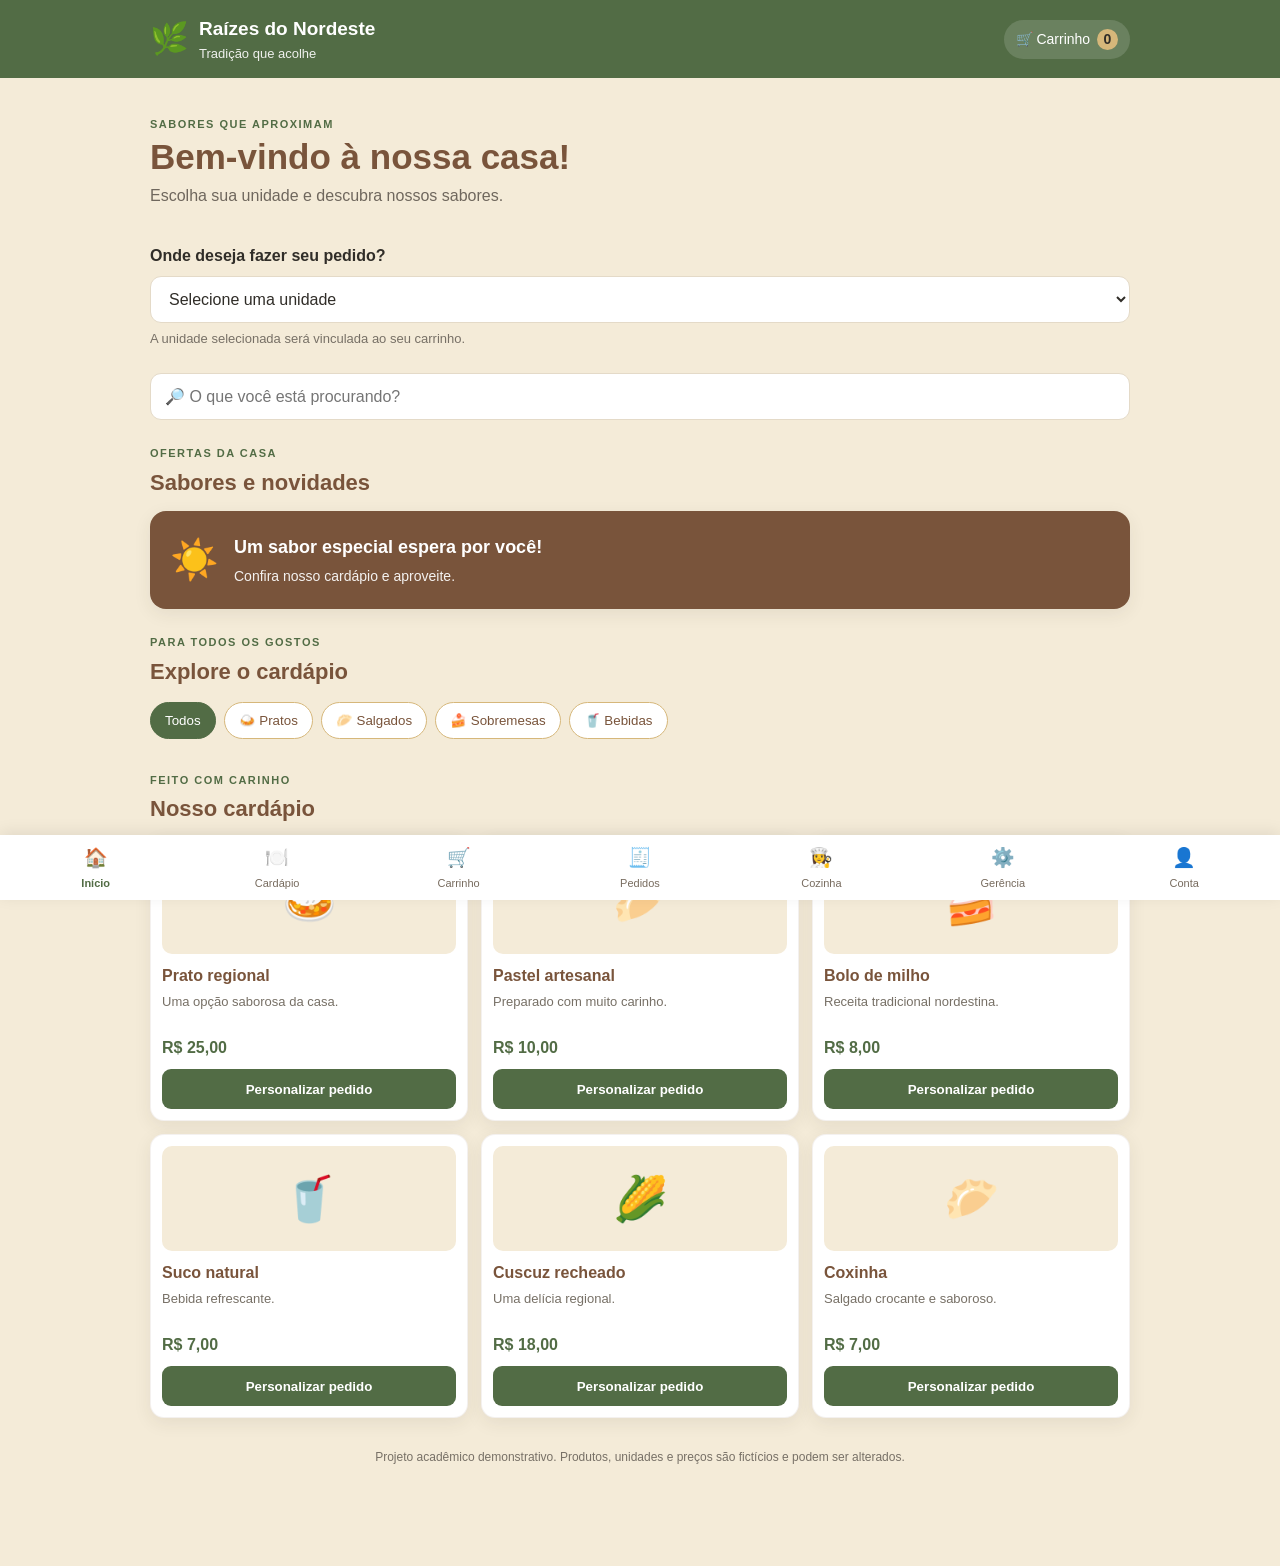
<file: index.html>
<!DOCTYPE html>
<html lang="pt-BR">
<head>
  <meta charset="UTF-8">
  <meta name="viewport" content="width=device-width, initial-scale=1.0">
  <meta name="description" content="Cardápio demonstrativo da Rede Raízes do Nordeste.">
  <title>Raízes do Nordeste | Início</title>
  <link rel="stylesheet" href="css/style.css">
</head>
<body>
  <header class="cabecalho">
    <a class="marca" href="index.html" aria-label="Raízes do Nordeste - início">
      <span class="marca-icone">🌿</span>
      <span><strong>Raízes do Nordeste</strong><small>Tradição que acolhe</small></span>
    </a>
    <a class="atalho-carrinho" href="carrinho.html">🛒 Carrinho <span id="contadorCarrinho">0</span></a>
  </header>

  <main class="container">
    <section class="boas-vindas">
      <p class="sobretitulo">SABORES QUE APROXIMAM</p>
      <h1>Bem-vindo à nossa casa!</h1>
      <p>Escolha sua unidade e descubra nossos sabores.</p>
    </section>

    <section class="secao unidade">
      <label for="unidade"><strong>Onde deseja fazer seu pedido?</strong></label>
      <select id="unidade">
        <option value="">Selecione uma unidade</option>
        <option value="centro">Unidade Centro</option>
        <option value="praia">Unidade Praia</option>
      </select>
      <p class="ajuda">A unidade selecionada será vinculada ao seu carrinho.</p>
    </section>

    <section class="secao">
      <label class="sr-only" for="buscaProduto">Buscar produtos</label>
      <input id="buscaProduto" class="campo-busca" type="search" placeholder="🔎 O que você está procurando?">
    </section>

    <section class="secao">
      <div class="titulo-secao">
        <div><p class="sobretitulo">OFERTAS DA CASA</p><h2>Sabores e novidades</h2></div>
      </div>
      <div class="banner">
        <span class="banner-emoji">☀️</span>
        <div><h3>Um sabor especial espera por você!</h3><p>Confira nosso cardápio e aproveite.</p></div>
      </div>
    </section>

    <section class="secao">
      <div class="titulo-secao"><div><p class="sobretitulo">PARA TODOS OS GOSTOS</p><h2>Explore o cardápio</h2></div></div>
      <div class="categorias" id="filtrosCategorias">
        <button class="filtro ativo" type="button" data-categoria="todos">Todos</button>
        <button class="filtro" type="button" data-categoria="pratos">🍛 Pratos</button>
        <button class="filtro" type="button" data-categoria="salgados">🥟 Salgados</button>
        <button class="filtro" type="button" data-categoria="sobremesas">🍰 Sobremesas</button>
        <button class="filtro" type="button" data-categoria="bebidas">🥤 Bebidas</button>
      </div>
    </section>

    <section class="secao">
      <div class="titulo-secao"><div><p class="sobretitulo">FEITO COM CARINHO</p><h2>Nosso cardápio</h2></div></div>
      <div class="grade-produtos" id="listaProdutos" aria-live="polite"></div>
      <p class="mensagem-vazia" id="mensagemVazia" hidden>Nenhum produto encontrado. Tente outra busca ou categoria.</p>
    </section>
    <p class="aviso-demo">Projeto acadêmico demonstrativo. Produtos, unidades e preços são fictícios e podem ser alterados.</p>
  </main>

  <nav class="menu-inferior" aria-label="Navegação principal">
    <a class="selecionado" href="index.html"><span>🏠</span>Início</a>
    <a href="#filtrosCategorias"><span>🍽️</span>Cardápio</a>
    <a href="carrinho.html"><span>🛒</span>Carrinho</a>
    <a href="pedidos.html"><span>🧾</span>Pedidos</a><a href="cozinha.html" aria-label="Painel da cozinha"><span>👩‍🍳</span>Cozinha</a><a href="admin.html" aria-label="Painel administrativo"><span>⚙️</span>Gerência</a><a href="conta.html" id="linkConta"><span>👤</span>Conta</a>
  </nav>

  <script src="js/app.js"></script>
</body>
</html>
</file>
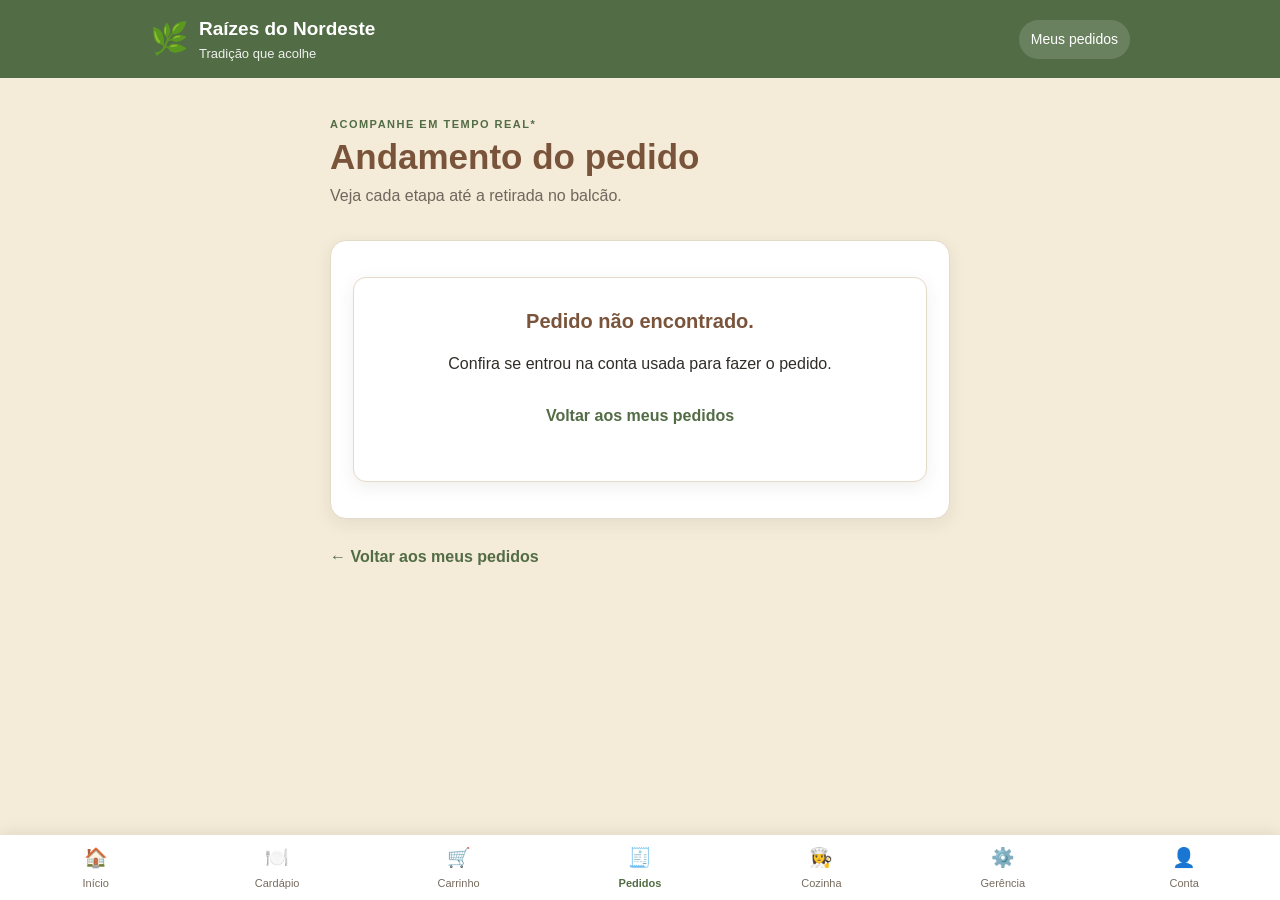
<file: acompanhar.html>
<!DOCTYPE html>
<html lang="pt-BR"><head><meta charset="UTF-8"><meta name="viewport" content="width=device-width, initial-scale=1.0"><title>Acompanhar pedido | Raízes do Nordeste</title><link rel="stylesheet" href="css/style.css"></head>
<body><header class="cabecalho"><a class="marca" href="index.html"><span class="marca-icone">🌿</span><span><strong>Raízes do Nordeste</strong><small>Tradição que acolhe</small></span></a><a class="atalho-carrinho" href="pedidos.html">Meus pedidos</a></header>
<main class="container pagina-conta"><section class="boas-vindas"><p class="sobretitulo">ACOMPANHE EM TEMPO REAL*</p><h1>Andamento do pedido</h1><p>Veja cada etapa até a retirada no balcão.</p></section>
<section class="cartao-conta" id="areaAcompanhamento"><div class="dados-cliente"><div class="dado-cliente"><small>Código do pedido</small><strong id="acompanharCodigo"></strong></div><div class="dado-cliente"><small>Unidade para retirada</small><strong id="acompanharUnidade"></strong></div><div class="dado-cliente"><small>Status atual</small><strong id="acompanharStatus"></strong></div></div><p class="ajuda" id="acompanharAtualizacao"></p><h2>Etapas do pedido</h2><ol class="linha-tempo-pedido" id="linhaTempoPedido"></ol><h2>Itens do pedido</h2><div id="itensAcompanhamento" class="itens-acompanhamento"></div><p class="aviso-seguranca">*Atualização demonstrativa: o status muda quando a equipe avança o pedido no painel da cozinha. Atualize esta página para consultar a alteração.</p></section><a class="link-voltar" href="pedidos.html">← Voltar aos meus pedidos</a></main>
<nav class="menu-inferior" aria-label="Navegação principal"><a href="index.html"><span>🏠</span>Início</a><a href="index.html#filtrosCategorias"><span>🍽️</span>Cardápio</a><a href="carrinho.html"><span>🛒</span>Carrinho</a><a class="selecionado" href="pedidos.html"><span>🧾</span>Pedidos</a><a href="cozinha.html" aria-label="Painel da cozinha"><span>👩‍🍳</span>Cozinha</a><a href="admin.html" aria-label="Painel administrativo"><span>⚙️</span>Gerência</a><a href="conta.html" id="linkConta"><span>👤</span>Conta</a></nav><script src="js/app.js"></script></body></html>
</file>
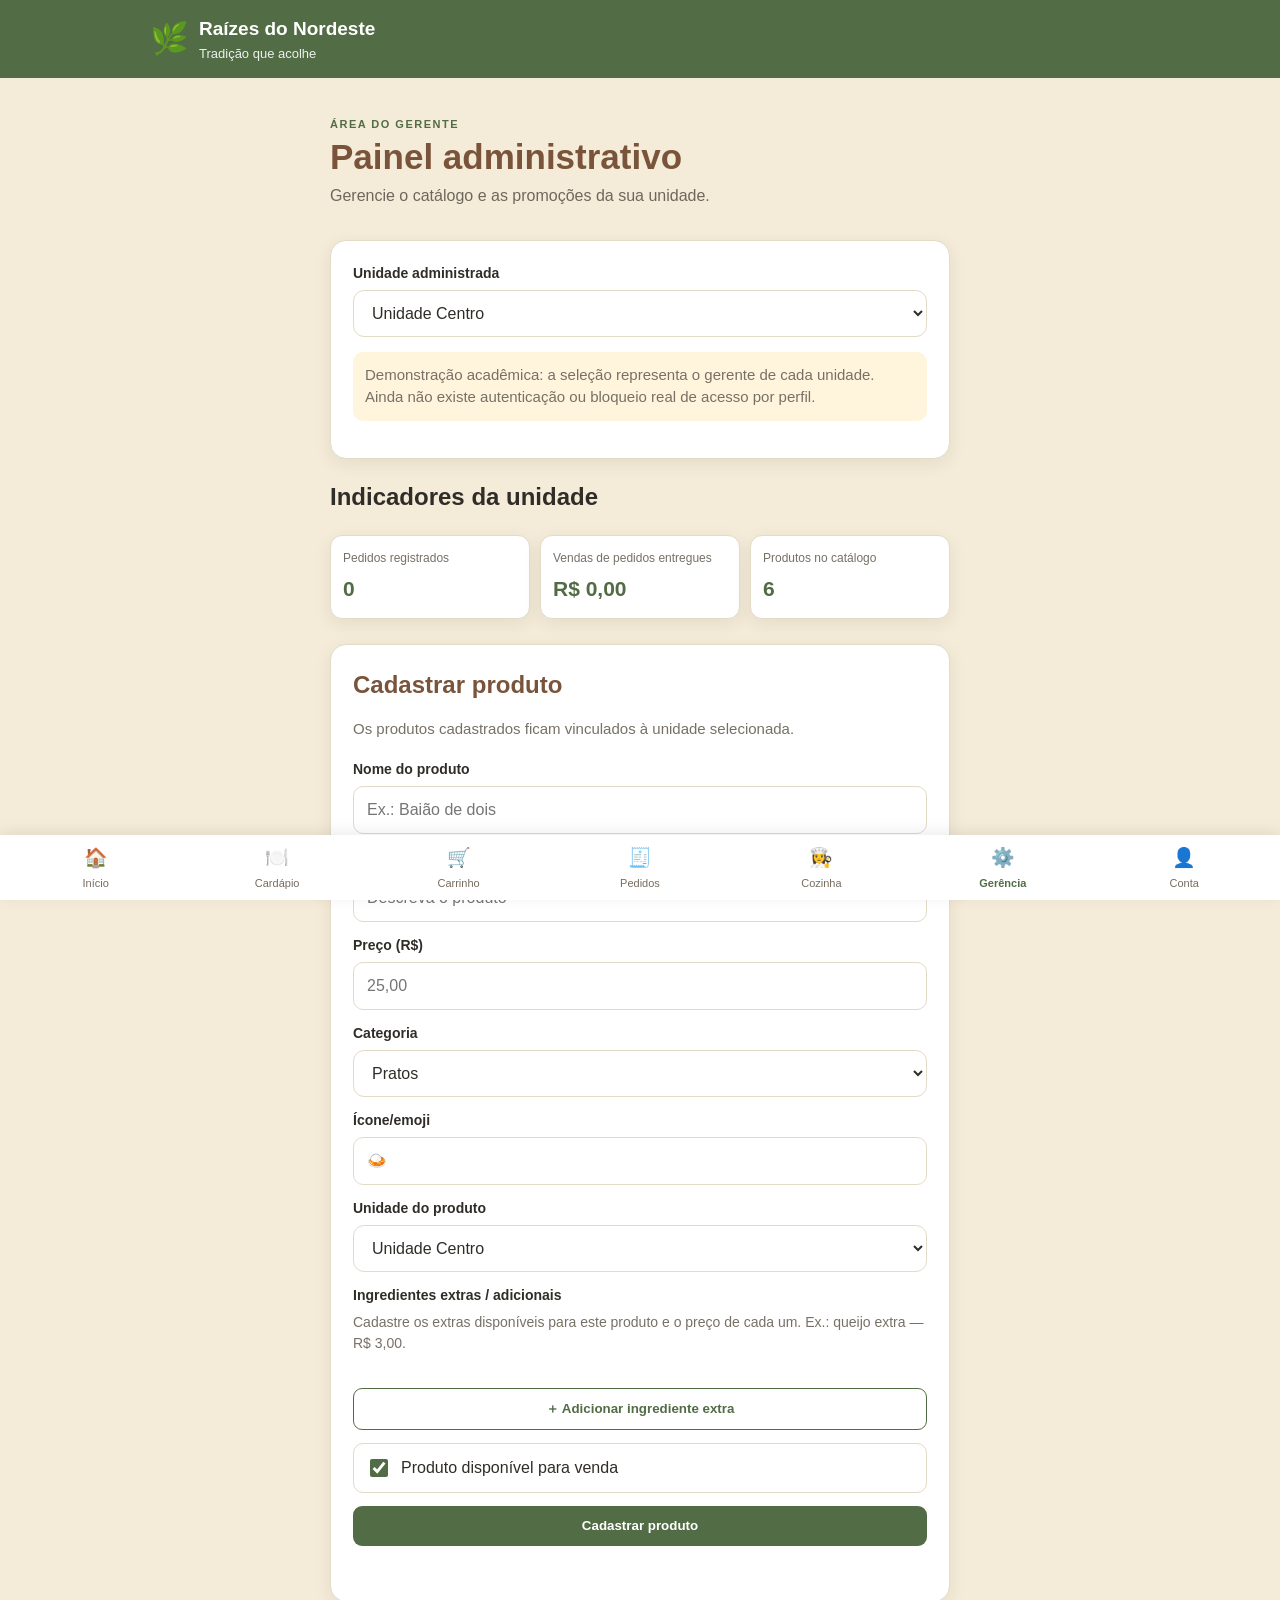
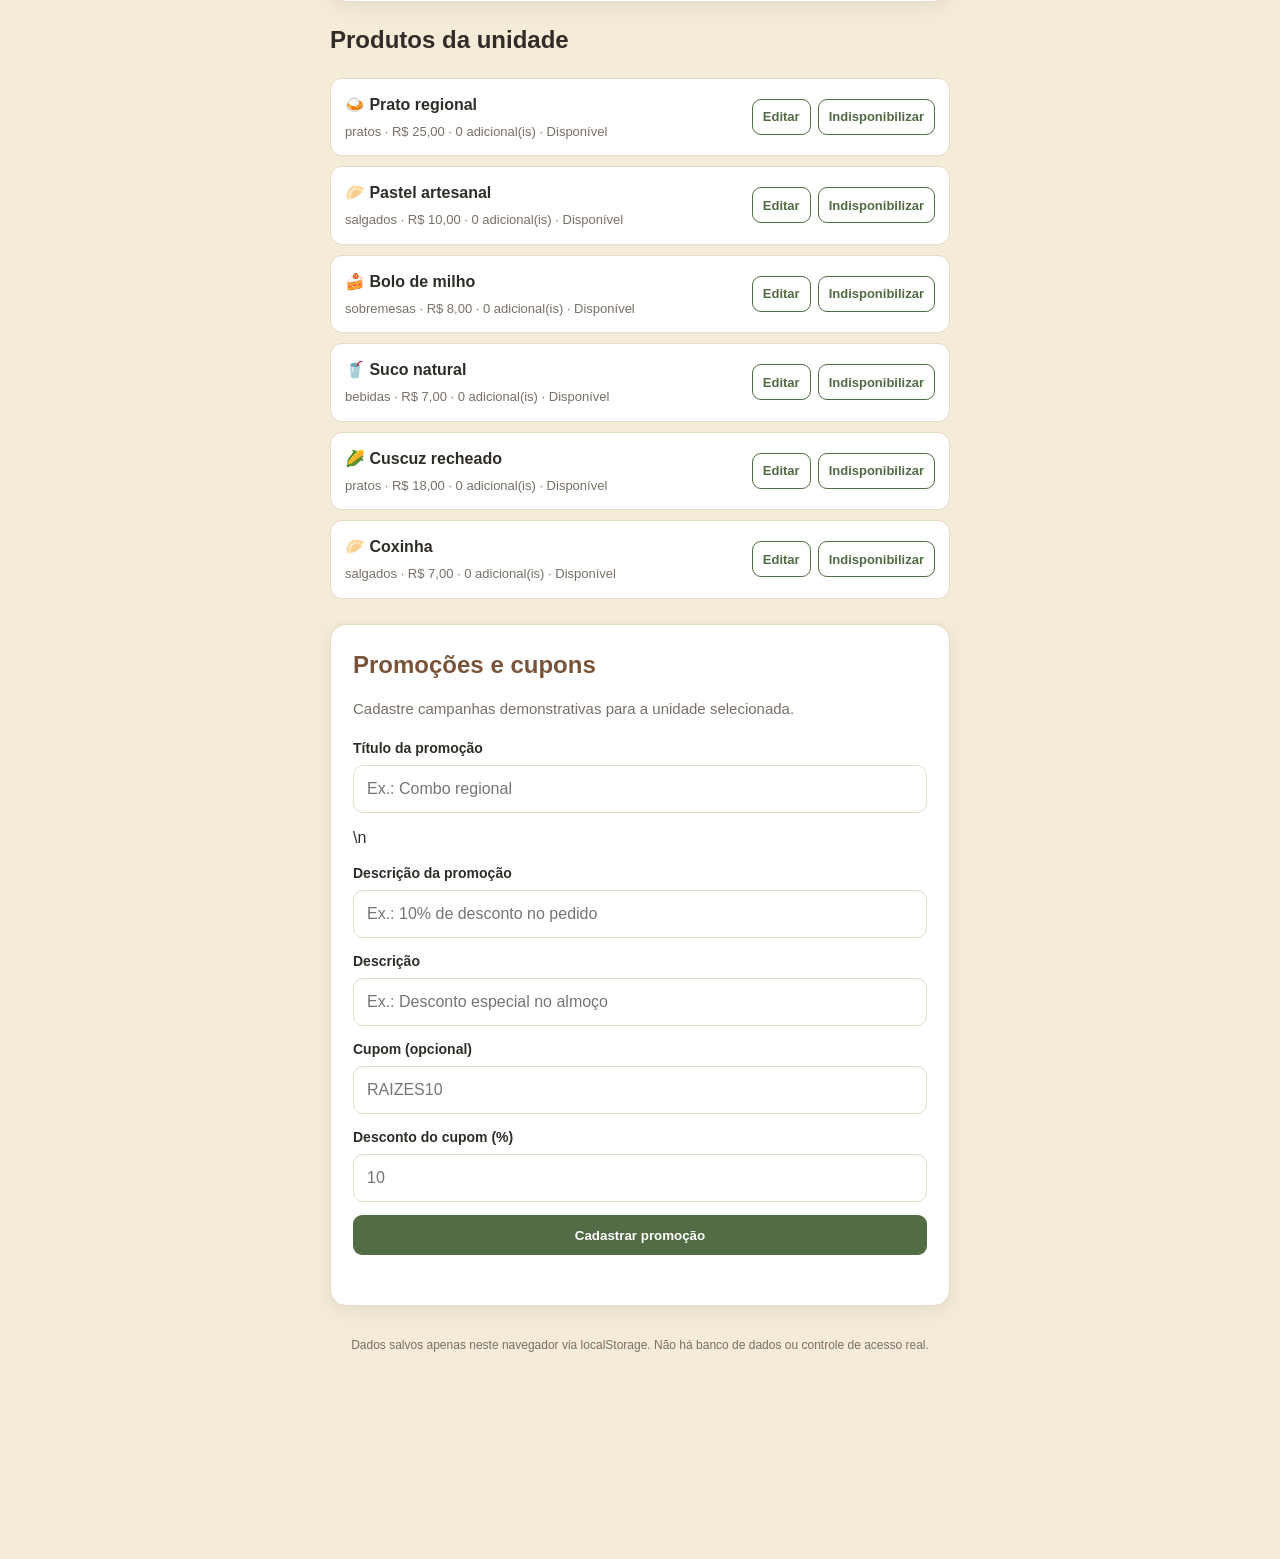
<file: admin.html>
<!DOCTYPE html>
<html lang="pt-BR">
<head>
  <meta charset="UTF-8"><meta name="viewport" content="width=device-width, initial-scale=1.0">
  <title>Raízes do Nordeste | Administração</title><link rel="stylesheet" href="css/style.css">
</head>
<body>
<header class="cabecalho"><a class="marca" href="index.html"><span class="marca-icone">🌿</span><span><strong>Raízes do Nordeste</strong><small>Tradição que acolhe</small></span></a></header>
<main class="container pagina-conta" id="painelAdmin">
  <section class="boas-vindas"><p class="sobretitulo">ÁREA DO GERENTE</p><h1>Painel administrativo</h1><p>Gerencie o catálogo e as promoções da sua unidade.</p></section>
  <section class="cartao-formulario">
    <div class="grupo-campo"><label for="unidadeAdmin">Unidade administrada</label><select id="unidadeAdmin"><option value="centro">Unidade Centro</option><option value="praia">Unidade Praia</option></select></div>
    <p class="aviso-seguranca">Demonstração acadêmica: a seleção representa o gerente de cada unidade. Ainda não existe autenticação ou bloqueio real de acesso por perfil.</p>
  </section>
  <section class="secao"><h2>Indicadores da unidade</h2><div class="indicadores-admin">
    <article class="indicador-admin"><small>Pedidos registrados</small><strong id="indicadorPedidos">0</strong></article>
    <article class="indicador-admin"><small>Vendas de pedidos entregues</small><strong id="indicadorVendas">R$ 0,00</strong></article>
    <article class="indicador-admin"><small>Produtos no catálogo</small><strong id="indicadorProdutos">0</strong></article>
  </div></section>
  <section class="cartao-formulario"><h2 id="tituloFormProduto">Cadastrar produto</h2><p>Os produtos cadastrados ficam vinculados à unidade selecionada.</p>
    <form id="formProdutoAdmin" class="formulario">
      <div class="grupo-campo"><label>Nome do produto</label><input name="nome" required maxlength="70" placeholder="Ex.: Baião de dois"></div>
      <div class="grupo-campo"><label>Descrição</label><input name="descricao" required maxlength="140" placeholder="Descreva o produto"></div>
      <div class="grupo-campo"><label>Preço (R$)</label><input name="preco" type="number" min="0.01" step="0.01" required placeholder="25,00"></div>
      <div class="grupo-campo"><label>Categoria</label><select name="categoria"><option value="pratos">Pratos</option><option value="salgados">Salgados</option><option value="sobremesas">Sobremesas</option><option value="bebidas">Bebidas</option></select></div>
      <div class="grupo-campo"><label>Ícone/emoji</label><input name="imagem" maxlength="8" placeholder="🍛"></div>
      <div class="grupo-campo"><label>Unidade do produto</label><select name="unidadeProduto"><option value="centro">Unidade Centro</option><option value="praia">Unidade Praia</option><option value="todas">Todas as unidades</option></select></div>
      <section class="grupo-campo" aria-labelledby="tituloAdicionaisAdmin">
        <label id="tituloAdicionaisAdmin">Ingredientes extras / adicionais</label>
        <p class="texto-ajuda">Cadastre os extras disponíveis para este produto e o preço de cada um. Ex.: queijo extra — R$ 3,00.</p>
        <div id="linhasAdicionaisAdmin" class="formulario"></div>
        <button class="botao-secundario" type="button" id="adicionarLinhaAdicional">＋ Adicionar ingrediente extra</button>
      </section>
      <label class="opcao-adicional"><input name="disponivel" type="checkbox" checked><span>Produto disponível para venda</span></label>
      <button class="botao-principal" type="submit">Cadastrar produto</button><p id="mensagemAdmin" class="mensagem-formulario" aria-live="polite"></p>
    </form>
  </section>
  <section class="secao"><h2>Produtos da unidade</h2><div id="listaAdminProdutos" class="lista-admin"></div></section>
  <section class="cartao-formulario"><h2>Promoções e cupons</h2><p>Cadastre campanhas demonstrativas para a unidade selecionada.</p>
    <form id="formPromocaoAdmin" class="formulario">
      <div class="grupo-campo"><label>Título da promoção</label><input name="titulo" required maxlength="70" placeholder="Ex.: Combo regional"></div>\n      <div class="grupo-campo"><label>Descrição da promoção</label><input name="descricao" maxlength="120" placeholder="Ex.: 10% de desconto no pedido"></div>
      <div class="grupo-campo"><label>Descrição</label><input name="descricao" required maxlength="140" placeholder="Ex.: Desconto especial no almoço"></div>
      <div class="grupo-campo"><label>Cupom (opcional)</label><input name="cupom" maxlength="20" placeholder="RAIZES10"></div>
      <div class="grupo-campo"><label>Desconto do cupom (%)</label><input name="desconto" type="number" min="1" max="90" step="1" placeholder="10"></div>
      <button class="botao-principal" type="submit">Cadastrar promoção</button>
    </form><div id="listaPromocoesAdmin" class="lista-admin"></div>
  </section>
  <p class="aviso-demo">Dados salvos apenas neste navegador via localStorage. Não há banco de dados ou controle de acesso real.</p>
</main>
<nav class="menu-inferior" aria-label="Navegação principal"><a href="index.html"><span>🏠</span>Início</a><a href="index.html#filtrosCategorias"><span>🍽️</span>Cardápio</a><a href="carrinho.html"><span>🛒</span>Carrinho</a><a href="pedidos.html"><span>🧾</span>Pedidos</a><a href="cozinha.html"><span>👩‍🍳</span>Cozinha</a><a href="admin.html" class="selecionado"><span>⚙️</span>Gerência</a><a href="conta.html"><span>👤</span>Conta</a></nav>
<script src="js/app.js"></script>
</body></html>
</file>
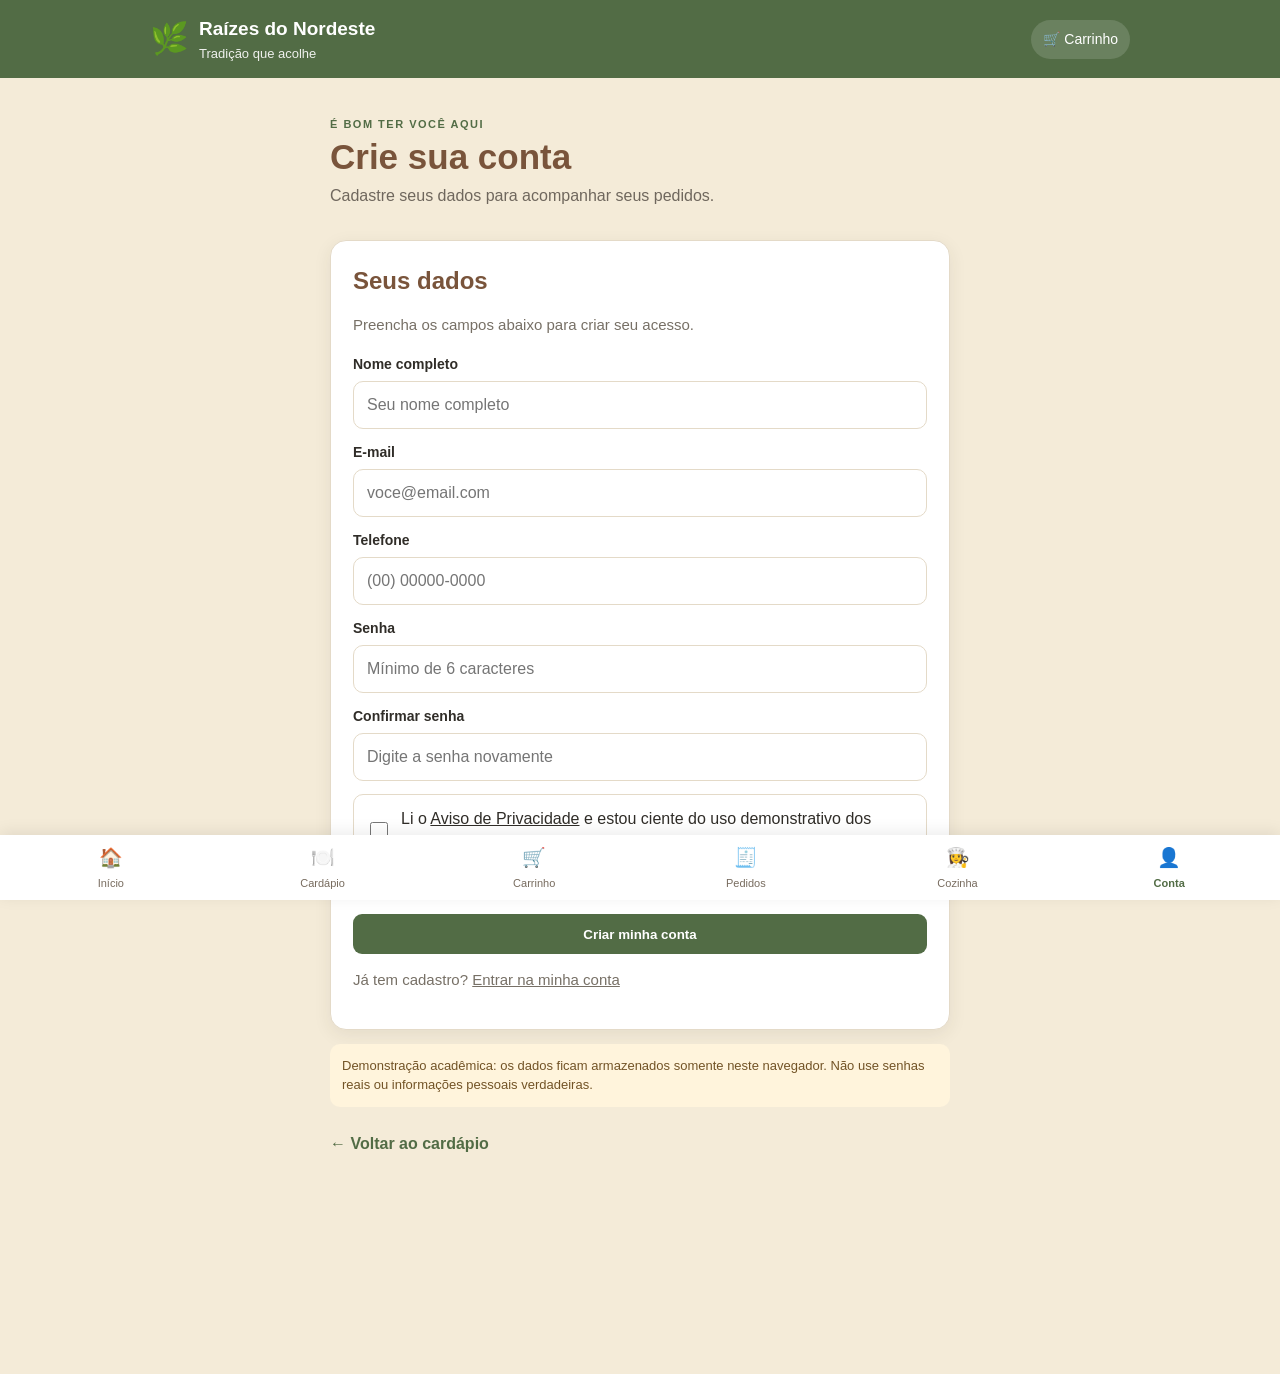
<file: cadastro.html>
<!DOCTYPE html>
<html lang="pt-BR">
<head>
  <meta charset="UTF-8">
  <meta name="viewport" content="width=device-width, initial-scale=1.0">
  <title>Criar conta | Raízes do Nordeste</title>
  <link rel="stylesheet" href="css/style.css">
</head>
<body>
  <header class="cabecalho">
    <a class="marca" href="index.html"><span class="marca-icone">🌿</span><span><strong>Raízes do Nordeste</strong><small>Tradição que acolhe</small></span></a>
    <a class="atalho-carrinho" href="carrinho.html">🛒 Carrinho</a>
  </header>
  <main class="container pagina-conta">
    <section class="boas-vindas">
      <p class="sobretitulo">É BOM TER VOCÊ AQUI</p>
      <h1>Crie sua conta</h1>
      <p>Cadastre seus dados para acompanhar seus pedidos.</p>
    </section>
    <section class="cartao-formulario">
      <h2>Seus dados</h2>
      <p>Preencha os campos abaixo para criar seu acesso.</p>
      <form class="formulario" id="formCadastro" novalidate>
        <div class="grupo-campo"><label for="nome">Nome completo</label><input id="nome" name="nome" autocomplete="name" required maxlength="100" placeholder="Seu nome completo"></div>
        <div class="grupo-campo"><label for="email">E-mail</label><input id="email" name="email" type="email" autocomplete="email" required placeholder="voce@email.com"></div>
        <div class="grupo-campo"><label for="telefone">Telefone</label><input id="telefone" name="telefone" type="tel" autocomplete="tel" required maxlength="20" placeholder="(00) 00000-0000"></div>
        <div class="grupo-campo"><label for="senha">Senha</label><input id="senha" name="senha" type="password" autocomplete="new-password" required minlength="6" placeholder="Mínimo de 6 caracteres"></div>
        <div class="grupo-campo"><label for="confirmarSenha">Confirmar senha</label><input id="confirmarSenha" name="confirmarSenha" type="password" autocomplete="new-password" required minlength="6" placeholder="Digite a senha novamente"></div>
        <label class="opcao-adicional"><input type="checkbox" id="aceitePrivacidade" required><span>Li o <a href="privacidade.html" target="_blank" rel="noopener">Aviso de Privacidade</a> e estou ciente do uso demonstrativo dos meus dados neste protótipo.</span></label>
        <p class="mensagem-formulario" id="mensagemCadastro" role="status" aria-live="polite"></p>
        <button class="botao-principal" type="submit">Criar minha conta</button>
      </form>
      <p>Já tem cadastro? <a href="login.html">Entrar na minha conta</a></p>
    </section>
    <p class="aviso-seguranca">Demonstração acadêmica: os dados ficam armazenados somente neste navegador. Não use senhas reais ou informações pessoais verdadeiras.</p>
    <a class="link-voltar" href="index.html">← Voltar ao cardápio</a>
  </main>
  <nav class="menu-inferior" aria-label="Navegação principal">
    <a href="index.html"><span>🏠</span>Início</a><a href="index.html#filtrosCategorias"><span>🍽️</span>Cardápio</a><a href="carrinho.html"><span>🛒</span>Carrinho</a><a href="pedidos.html"><span>🧾</span>Pedidos</a><a href="cozinha.html" aria-label="Painel da cozinha"><span>👩‍🍳</span>Cozinha</a><a class="selecionado" href="conta.html"><span>👤</span>Conta</a>
  </nav>
  <script src="js/app.js"></script>
</body>
</html>
</file>
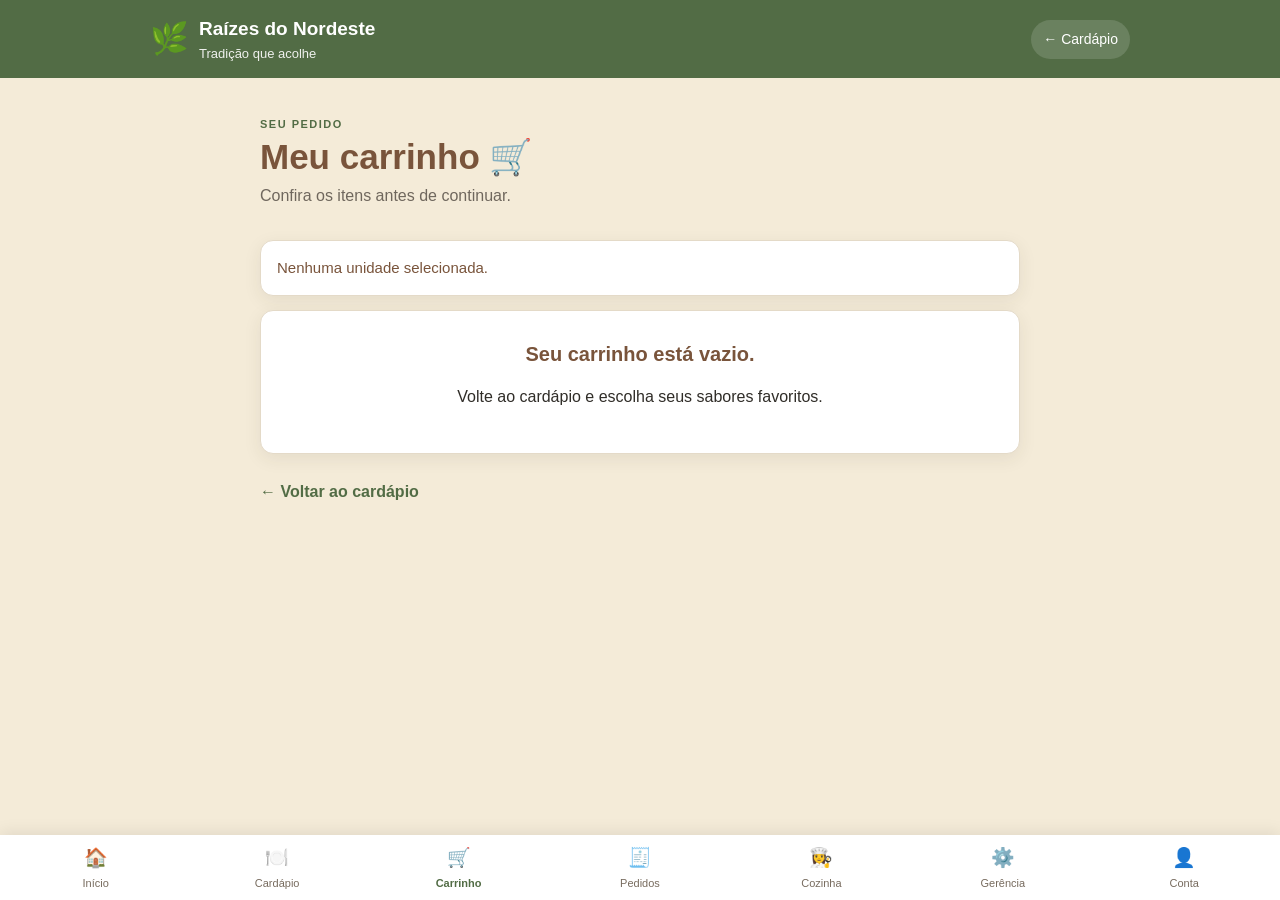
<file: carrinho.html>
<!DOCTYPE html>
<html lang="pt-BR">
<head>
  <meta charset="UTF-8">
  <meta name="viewport" content="width=device-width, initial-scale=1.0">
  <title>Meu carrinho | Raízes do Nordeste</title>
  <link rel="stylesheet" href="css/style.css">
</head>
<body>
  <header class="cabecalho">
    <a class="marca" href="index.html"><span class="marca-icone">🌿</span><span><strong>Raízes do Nordeste</strong><small>Tradição que acolhe</small></span></a>
    <a class="atalho-carrinho" href="index.html">← Cardápio</a>
  </header>

  <main class="container pagina-carrinho">
    <section class="boas-vindas">
      <p class="sobretitulo">SEU PEDIDO</p>
      <h1>Meu carrinho 🛒</h1>
      <p>Confira os itens antes de continuar.</p>
    </section>

    <div class="unidade-resumo" id="resumoUnidade"></div>
    <section id="itensCarrinho" class="itens-carrinho" aria-live="polite"></section>

    <section class="resumo-pedido" id="resumoPedido">
      <div class="linha-resumo"><span>Subtotal</span><strong id="subtotal">R$ 0,00</strong></div>
      <div class="linha-resumo total"><span>Total</span><strong id="total">R$ 0,00</strong></div>
      <button class="botao-principal" id="botaoContinuar" type="button">Continuar pedido</button>
      <p class="ajuda">Pagamento demonstrativo. Nenhuma cobrança real será realizada.</p>
    </section>
    <a class="link-voltar" href="index.html">← Voltar ao cardápio</a>
  </main>

  <nav class="menu-inferior" aria-label="Navegação principal">
    <a href="index.html"><span>🏠</span>Início</a>
    <a href="index.html#filtrosCategorias"><span>🍽️</span>Cardápio</a>
    <a class="selecionado" href="carrinho.html"><span>🛒</span>Carrinho</a>
    <a href="pedidos.html"><span>🧾</span>Pedidos</a><a href="cozinha.html" aria-label="Painel da cozinha"><span>👩‍🍳</span>Cozinha</a><a href="admin.html" aria-label="Painel administrativo"><span>⚙️</span>Gerência</a><a href="conta.html" id="linkConta"><span>👤</span>Conta</a>
  </nav>
  <script src="js/app.js"></script>
</body>
</html>
</file>
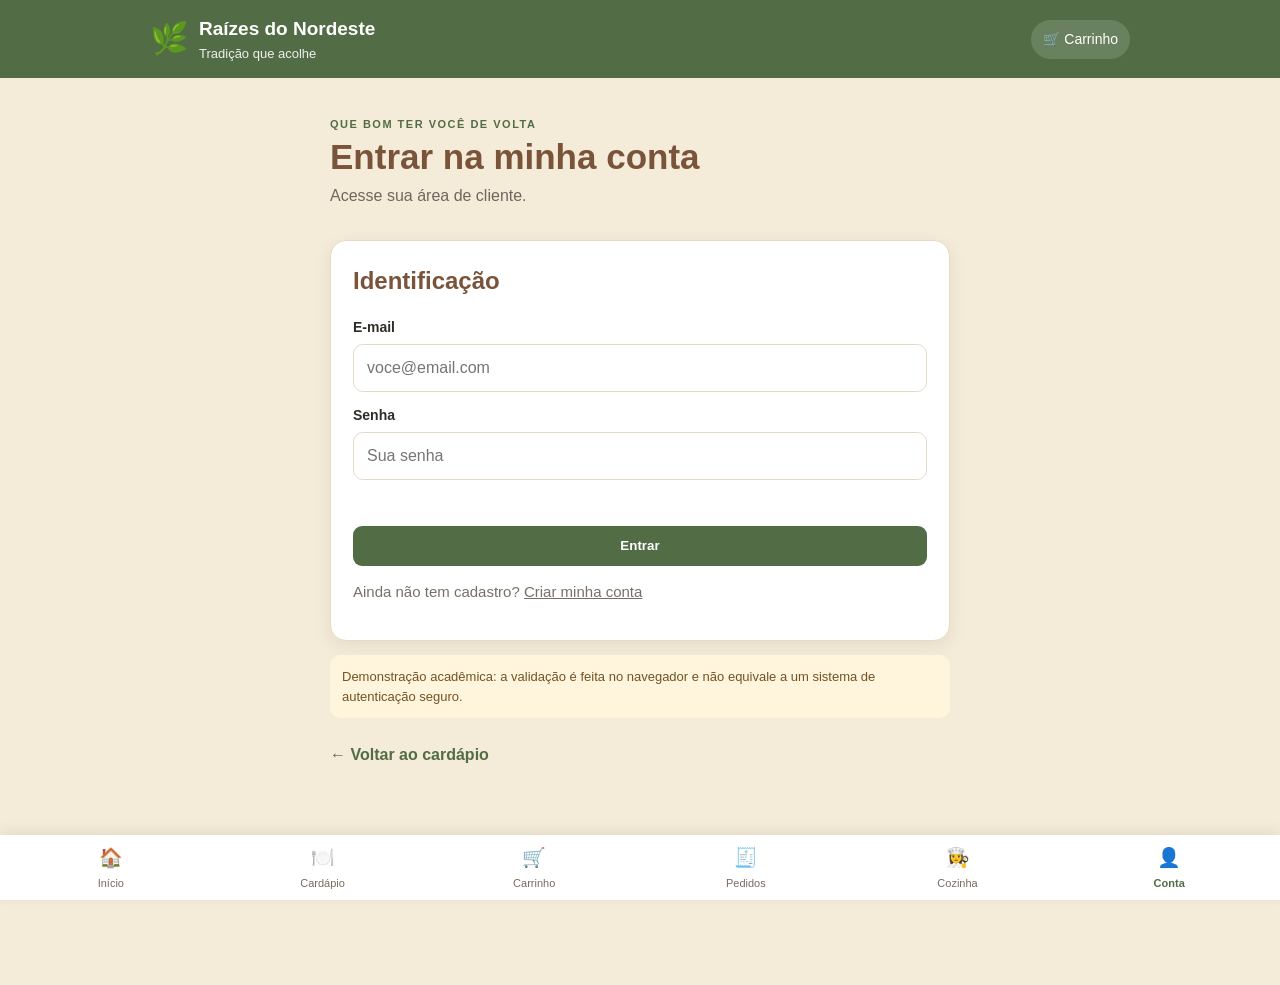
<file: checkout.html>
<!DOCTYPE html>
<html lang="pt-BR">
<head>
  <meta charset="UTF-8"><meta name="viewport" content="width=device-width, initial-scale=1.0">
  <title>Finalizar pedido | Raízes do Nordeste</title><link rel="stylesheet" href="css/style.css">
</head>
<body>
  <header class="cabecalho"><a class="marca" href="index.html"><span class="marca-icone">🌿</span><span><strong>Raízes do Nordeste</strong><small>Tradição que acolhe</small></span></a><a class="atalho-carrinho" href="carrinho.html">← Carrinho</a></header>
  <main class="container pagina-conta">
    <section class="boas-vindas"><p class="sobretitulo">QUASE LÁ</p><h1>Finalizar pedido</h1><p>Confira os dados e escolha como deseja simular o pagamento.</p></section>
    <section class="cartao-formulario">
      <h2>Resumo do pedido</h2><p id="clienteCheckout"></p><p><strong>Unidade para retirada:</strong> <span id="unidadeCheckout"></span></p>
      <div id="resumoCheckout" class="resumo-checkout"></div>
      <div class="linha-resumo"><span>Subtotal</span><strong id="subtotalCheckout">R$ 0,00</strong></div>
      <section class="cartao-fidelidade-checkout">
        <h3>🌟 Use seus pontos</h3><p>Você tem <strong id="pontosDisponiveisCheckout">0</strong> pontos disponíveis.</p>
        <label class="opcao-adicional"><input id="usarPontos" type="checkbox"><span>Usar meus pontos como desconto</span></label>
        <small>100 pontos = R$ 1,00 de desconto. Limite de 10% do pedido.</small>
        <p id="descontoPontosCheckout">Desconto: R$ 0,00</p>
      </section>
      <section class="cartao-fidelidade-checkout">
        <h3>🎟️ Cupom de desconto</h3>
        <div class="grupo-campo"><label for="codigoCupom">Digite seu cupom</label><input id="codigoCupom" maxlength="20" placeholder="Ex.: RAIZES10" autocomplete="off"></div>
        <button class="botao-secundario" type="button" id="aplicarCupom">Aplicar cupom</button>
        <p id="mensagemCupom" class="mensagem-formulario" aria-live="polite"></p>
        <p id="descontoCupomCheckout">Desconto do cupom: R$ 0,00</p>
      </section>
      <div class="linha-resumo total"><span>Total a pagar</span><strong id="totalCheckout">R$ 0,00</strong></div>
    </section>
    <form id="formCheckout" class="cartao-formulario formulario">
      <h2>Forma de pagamento</h2>
      <label class="opcao-adicional"><input id="metodoPix" type="radio" name="metodoPagamento" value="pix" checked><span>Pix</span><strong>Simulado</strong></label>
      <label class="opcao-adicional"><input id="metodoCartao" type="radio" name="metodoPagamento" value="cartao"><span>Cartão</span><strong>Simulado</strong></label>
      <div id="detalhesPix" class="aviso-seguranca">Na demonstração, a opção Pix apenas representa a escolha do método. Não será gerado QR Code nem haverá transferência.</div>
      <div class="grupo-campo"><label for="resultadoSimulado">Resultado para teste</label><select id="resultadoSimulado"><option value="aprovado">Simular pagamento aprovado</option><option value="recusado">Simular pagamento recusado</option></select><small class="ajuda">Este seletor existe somente para testar os dois caminhos do protótipo.</small></div>
      <p class="aviso-seguranca">Ambiente acadêmico: não informe número de cartão, código de segurança ou dados bancários. Nenhuma cobrança real é realizada.</p>
      <p id="mensagemCheckout" class="mensagem-formulario" aria-live="polite"></p>
      <button class="botao-principal" type="submit">Confirmar pedido</button>
      <a class="botao-secundario" href="carrinho.html">Voltar ao carrinho</a>
    </form>
  </main>
  <nav class="menu-inferior" aria-label="Navegação principal"><a href="index.html"><span>🏠</span>Início</a><a href="index.html#filtrosCategorias"><span>🍽️</span>Cardápio</a><a href="carrinho.html"><span>🛒</span>Carrinho</a><a href="pedidos.html"><span>🧾</span>Pedidos</a><a href="cozinha.html" aria-label="Painel da cozinha"><span>👩‍🍳</span>Cozinha</a><a href="admin.html" aria-label="Painel administrativo"><span>⚙️</span>Gerência</a><a href="conta.html" id="linkConta"><span>👤</span>Conta</a></nav>
  <script src="js/app.js"></script>
</body></html>
</file>
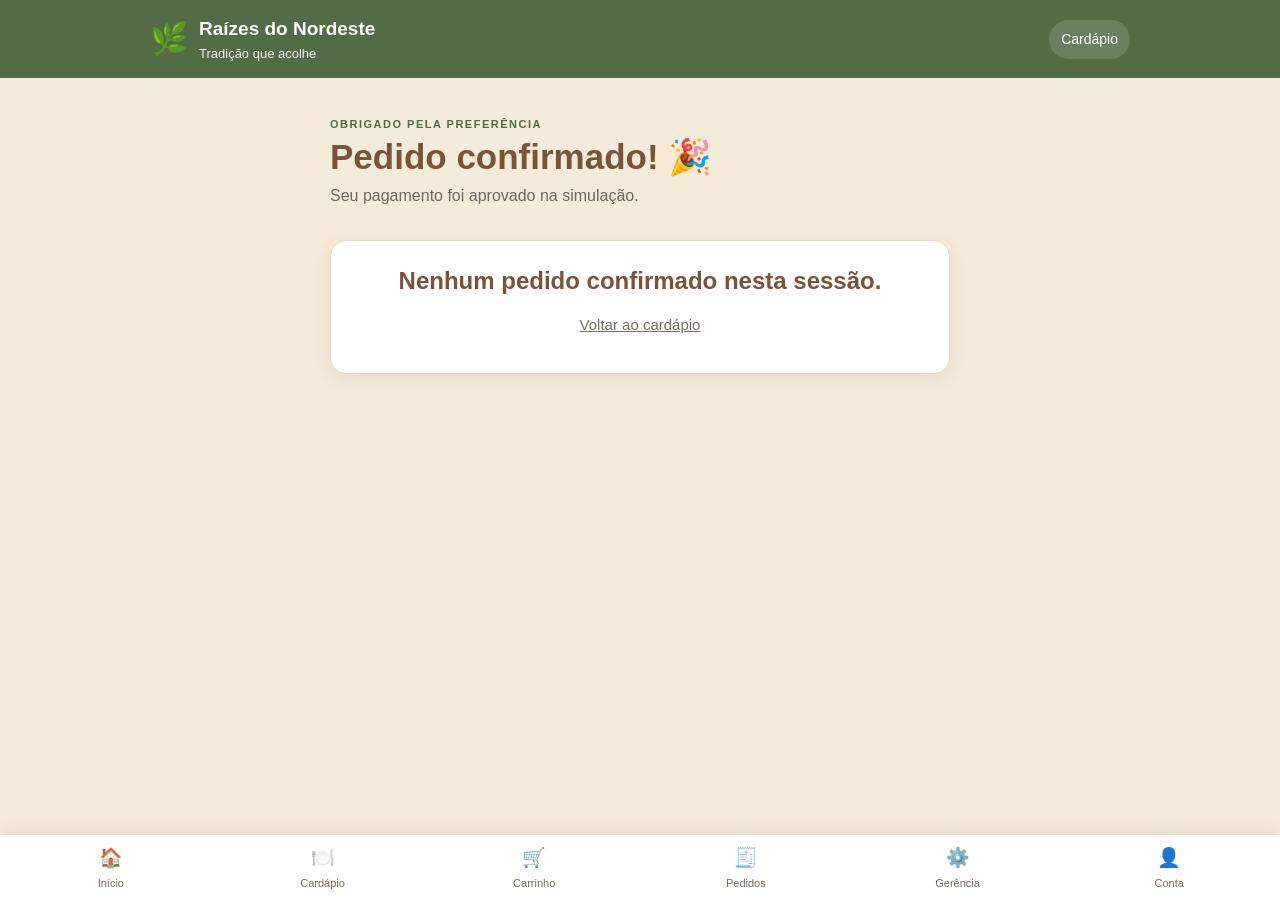
<file: confirmacao.html>
<!DOCTYPE html>
<html lang="pt-BR"><head><meta charset="UTF-8"><meta name="viewport" content="width=device-width, initial-scale=1.0"><title>Pedido confirmado | Raízes do Nordeste</title><link rel="stylesheet" href="css/style.css"></head>
<body><header class="cabecalho"><a class="marca" href="index.html"><span class="marca-icone">🌿</span><span><strong>Raízes do Nordeste</strong><small>Tradição que acolhe</small></span></a><a class="atalho-carrinho" href="index.html">Cardápio</a></header>
<main class="container pagina-conta"><section class="boas-vindas"><p class="sobretitulo">OBRIGADO PELA PREFERÊNCIA</p><h1>Pedido confirmado! 🎉</h1><p>Seu pagamento foi aprovado na simulação.</p></section>
<section class="cartao-conta" id="areaConfirmacao"><div class="confirmacao-icone">✓</div><h2>Está tudo certo!</h2><div class="dados-cliente"><div class="dado-cliente"><small>Código do pedido</small><strong id="codigoPedido"></strong></div><div class="dado-cliente"><small>Status</small><strong id="statusPedido"></strong></div><div class="dado-cliente"><small>Unidade para retirada</small><strong id="unidadePedidoConfirmado"></strong></div><div class="dado-cliente"><small>Pagamento</small><strong id="metodoPedidoConfirmado"></strong></div><div class="dado-cliente"><small>Total</small><strong id="totalPedidoConfirmado"></strong></div></div><p class="aviso-seguranca">Este é um comprovante demonstrativo do protótipo. O pedido ainda não está conectado a uma cozinha ou sistema real.</p><a class="botao-principal link-botao" href="pedidos.html">Acompanhar meus pedidos</a><a class="botao-secundario link-botao" href="cozinha.html">Abrir painel da cozinha (demonstração)</a><a class="link-voltar" href="index.html">Voltar ao cardápio</a></section></main>
<nav class="menu-inferior" aria-label="Navegação principal"><a href="index.html"><span>🏠</span>Início</a><a href="index.html#filtrosCategorias"><span>🍽️</span>Cardápio</a><a href="carrinho.html"><span>🛒</span>Carrinho</a><a href="pedidos.html"><span>🧾</span>Pedidos</a><a href="admin.html" aria-label="Painel administrativo"><span>⚙️</span>Gerência</a><a href="conta.html" id="linkConta"><span>👤</span>Conta</a></nav><script src="js/app.js"></script></body></html>
</file>
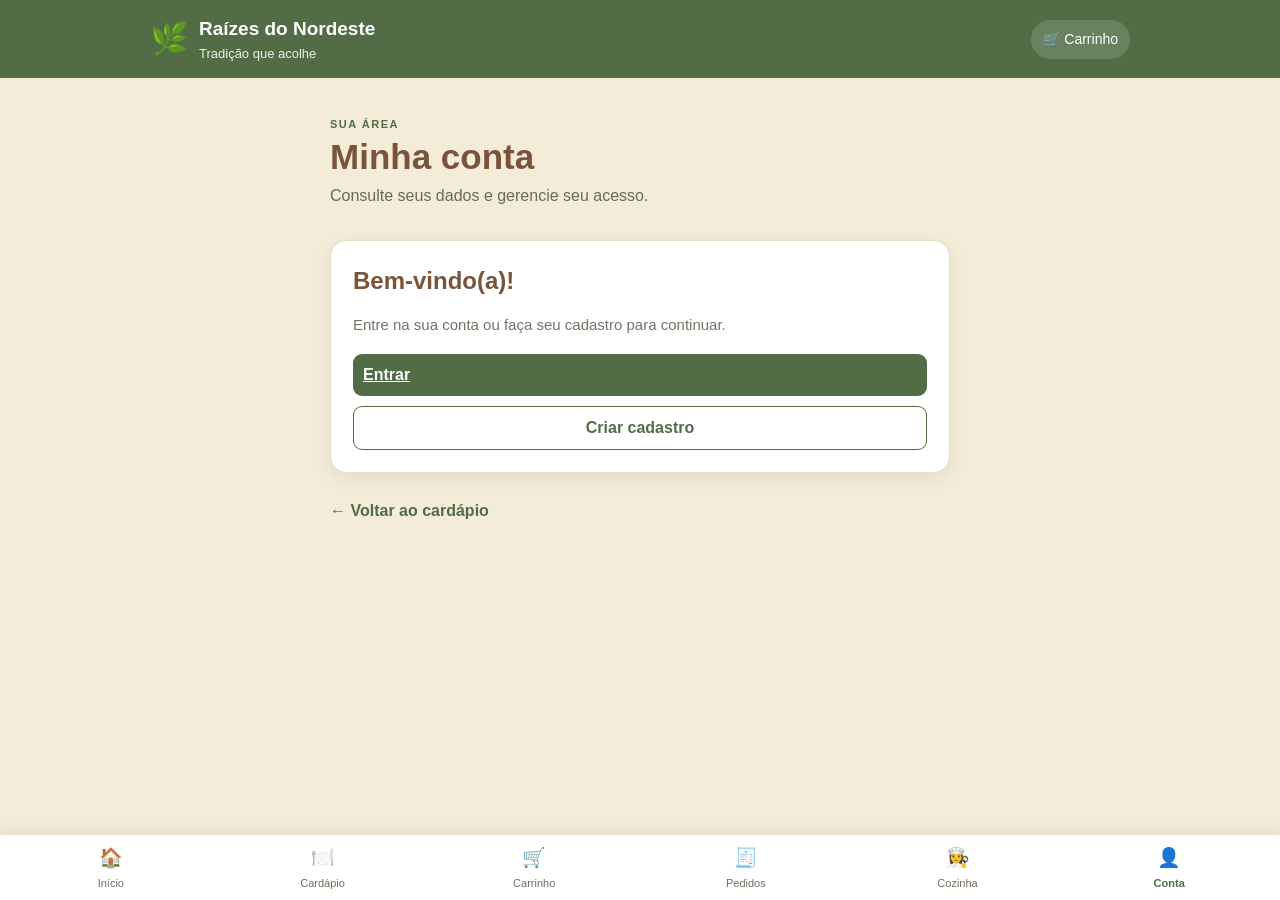
<file: conta.html>
<!DOCTYPE html>
<html lang="pt-BR">
<head>
  <meta charset="UTF-8">
  <meta name="viewport" content="width=device-width, initial-scale=1.0">
  <title>Minha conta | Raízes do Nordeste</title>
  <link rel="stylesheet" href="css/style.css">
</head>
<body>
  <header class="cabecalho">
    <a class="marca" href="index.html"><span class="marca-icone">🌿</span><span><strong>Raízes do Nordeste</strong><small>Tradição que acolhe</small></span></a>
    <a class="atalho-carrinho" href="carrinho.html">🛒 Carrinho</a>
  </header>
  <main class="container pagina-conta">
    <section class="boas-vindas"><p class="sobretitulo">SUA ÁREA</p><h1>Minha conta</h1><p>Consulte seus dados e gerencie seu acesso.</p></section>
    <section class="cartao-conta" id="areaLogada" hidden>
      <h2 id="saudacaoCliente">Olá!</h2><p>Você está conectado à sua conta.</p>
      <div class="dados-cliente">
        <div class="dado-cliente"><small>Nome completo</small><strong id="contaNome"></strong></div>
        <div class="dado-cliente"><small>E-mail</small><strong id="contaEmail"></strong></div>
        <div class="dado-cliente"><small>Telefone</small><strong id="contaTelefone"></strong></div>
      </div>
      <div class="cartao-pontos-conta"><small>🌟 Programa de fidelidade</small><strong id="saldoPontosConta">0 pontos</strong><p>Junte pontos a cada compra e troque por descontos.</p><a class="botao-secundario" href="fidelidade.html">Ver minha carteira</a></div>
      <div class="acoes-conta"><a class="botao-principal" href="pedidos.html">Meus pedidos</a><a class="botao-secundario" href="index.html">Explorar cardápio</a><button class="botao-secundario" type="button" id="botaoSair">Sair da conta</button></div>
    </section>
    <section class="cartao-conta" id="areaVisitante">
      <h2>Bem-vindo(a)!</h2><p>Entre na sua conta ou faça seu cadastro para continuar.</p>
      <div class="acoes-conta"><a class="botao-principal" href="login.html">Entrar</a><a class="botao-secundario" href="cadastro.html">Criar cadastro</a></div>
    </section>
    <a class="link-voltar" href="index.html">← Voltar ao cardápio</a>
  </main>
  <nav class="menu-inferior" aria-label="Navegação principal">
    <a href="index.html"><span>🏠</span>Início</a><a href="index.html#filtrosCategorias"><span>🍽️</span>Cardápio</a><a href="carrinho.html"><span>🛒</span>Carrinho</a><a href="pedidos.html"><span>🧾</span>Pedidos</a><a href="cozinha.html" aria-label="Painel da cozinha"><span>👩‍🍳</span>Cozinha</a><a class="selecionado" href="conta.html"><span>👤</span>Conta</a>
  </nav>
  <script src="js/app.js"></script>
</body>
</html>
</file>
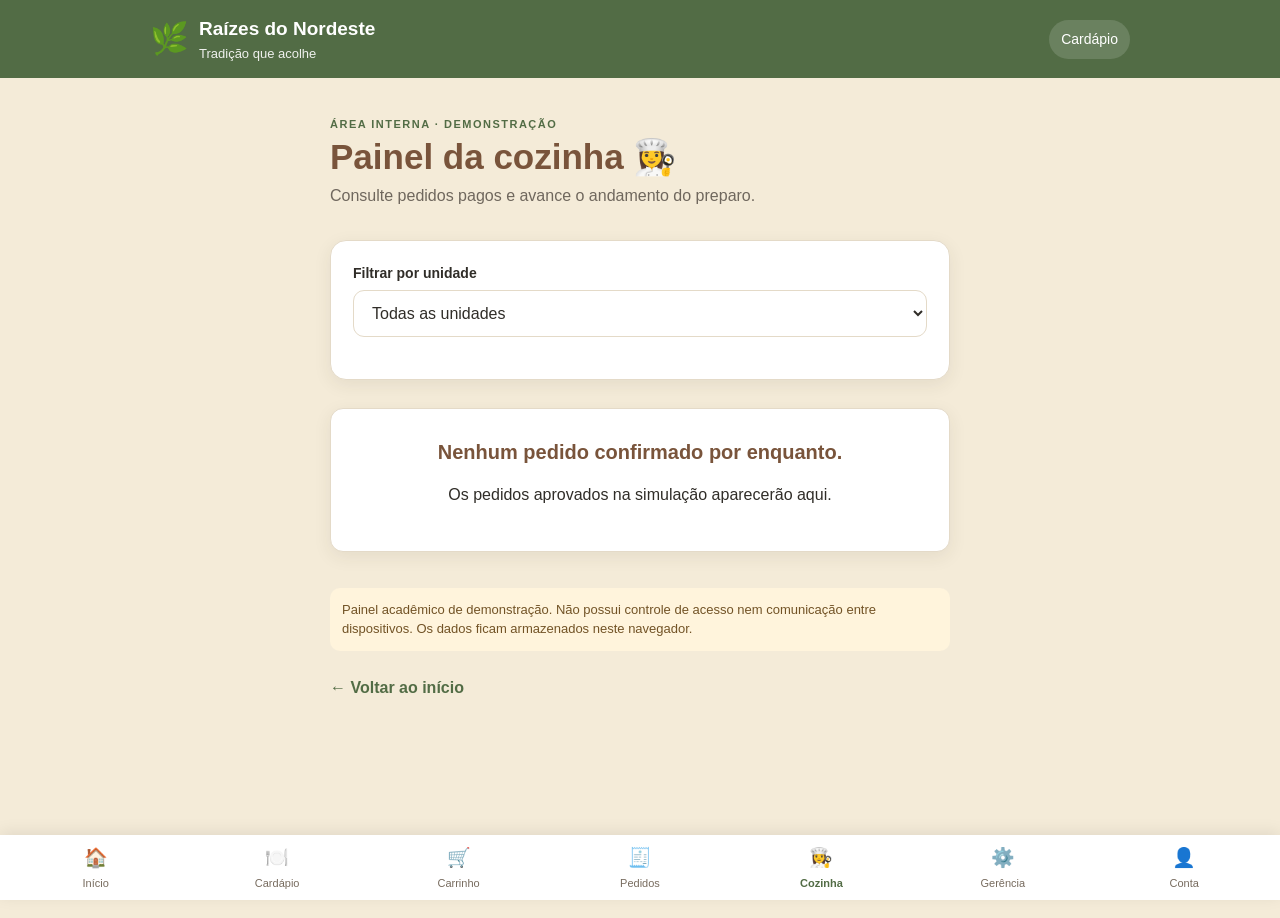
<file: cozinha.html>
<!DOCTYPE html>
<html lang="pt-BR"><head><meta charset="UTF-8"><meta name="viewport" content="width=device-width, initial-scale=1.0"><title>Painel da cozinha | Raízes do Nordeste</title><link rel="stylesheet" href="css/style.css"></head>
<body><header class="cabecalho"><a class="marca" href="index.html"><span class="marca-icone">🌿</span><span><strong>Raízes do Nordeste</strong><small>Tradição que acolhe</small></span></a><a class="atalho-carrinho" href="index.html">Cardápio</a></header>
<main class="container pagina-conta"><section class="boas-vindas"><p class="sobretitulo">ÁREA INTERNA · DEMONSTRAÇÃO</p><h1>Painel da cozinha 👩‍🍳</h1><p>Consulte pedidos pagos e avance o andamento do preparo.</p></section>
<section class="cartao-formulario"><div class="grupo-campo"><label for="filtroUnidadeCozinha">Filtrar por unidade</label><select id="filtroUnidadeCozinha"><option value="">Todas as unidades</option><option value="centro">Unidade Centro</option><option value="praia">Unidade Praia</option></select></div><p id="avisoCozinha" class="mensagem-formulario" aria-live="polite"></p></section>
<section id="quadroCozinha" class="lista-pedidos" aria-live="polite"></section><p class="aviso-seguranca">Painel acadêmico de demonstração. Não possui controle de acesso nem comunicação entre dispositivos. Os dados ficam armazenados neste navegador.</p><a class="link-voltar" href="index.html">← Voltar ao início</a></main>
<nav class="menu-inferior" aria-label="Navegação principal"><a href="index.html"><span>🏠</span>Início</a><a href="index.html#filtrosCategorias"><span>🍽️</span>Cardápio</a><a href="carrinho.html"><span>🛒</span>Carrinho</a><a href="pedidos.html"><span>🧾</span>Pedidos</a><a class="selecionado" href="cozinha.html" aria-label="Painel da cozinha"><span>👩‍🍳</span>Cozinha</a><a href="admin.html" aria-label="Painel administrativo"><span>⚙️</span>Gerência</a><a href="conta.html"><span>👤</span>Conta</a></nav><script src="js/app.js"></script></body></html>
</file>
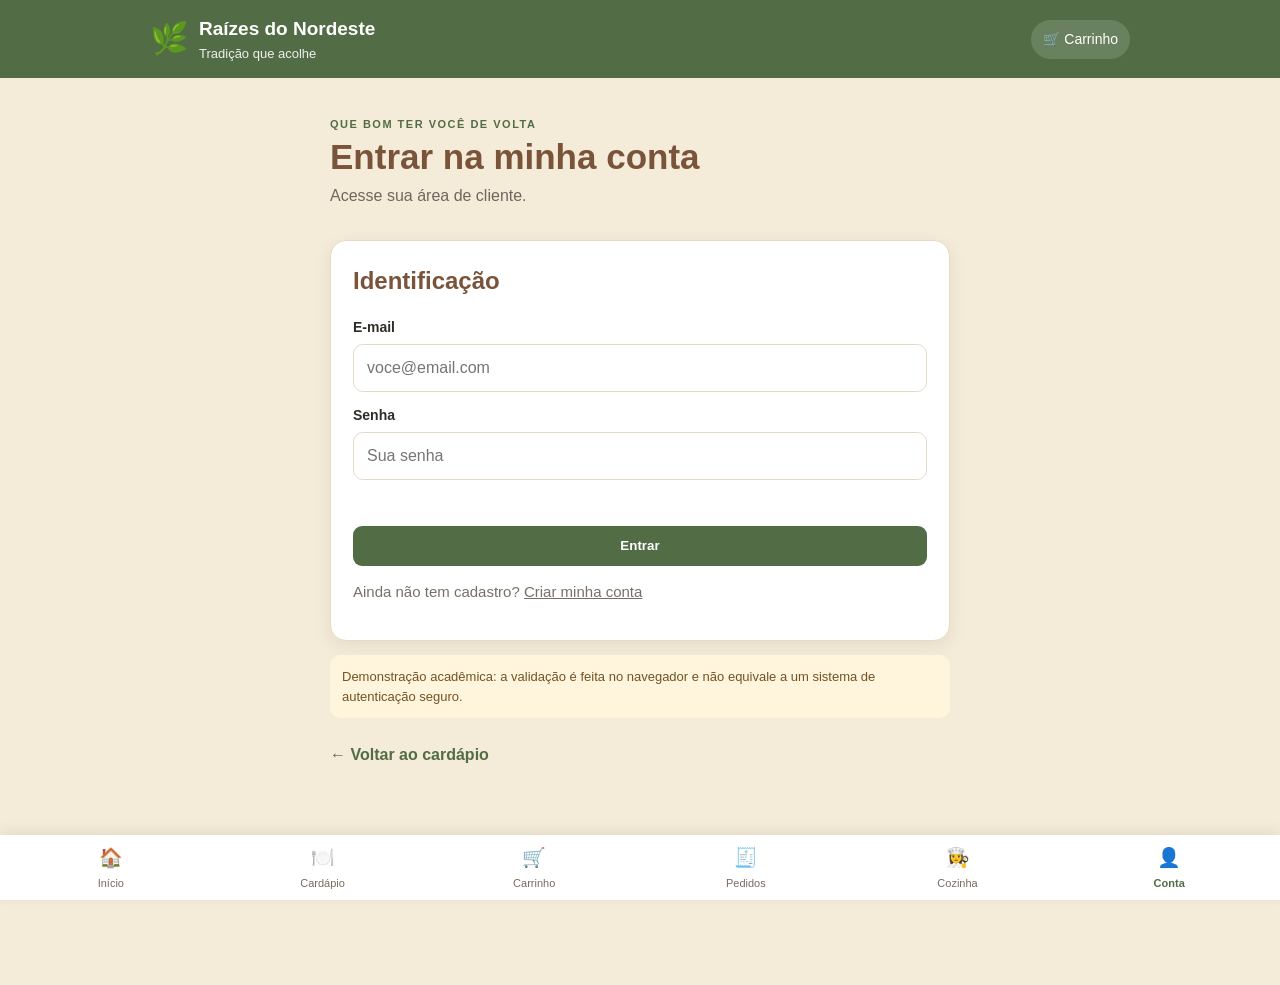
<file: fidelidade.html>
<!DOCTYPE html>
<html lang="pt-BR"><head><meta charset="UTF-8"><meta name="viewport" content="width=device-width, initial-scale=1.0"><title>Minha carteira | Raízes do Nordeste</title><link rel="stylesheet" href="css/style.css"></head>
<body><header class="cabecalho"><a class="marca" href="index.html"><span class="marca-icone">🌿</span><span><strong>Raízes do Nordeste</strong><small>Tradição que acolhe</small></span></a><a class="atalho-carrinho" href="conta.html">Minha conta</a></header>
<main class="container pagina-conta"><section class="boas-vindas"><p class="sobretitulo">VANTAGENS DE SER CLIENTE</p><h1>Minha carteira de pontos</h1><p>Suas compras viram vantagens para o próximo pedido.</p></section>
<section class="cartao-pontos-destaque"><span>🌟 Saldo disponível</span><strong id="saldoPontosCarteira">0</strong><small>pontos</small><p>100 pontos equivalem a R$ 1,00 de desconto. O desconto pode chegar a 10% do valor do pedido.</p></section>
<section class="secao"><h2>Como funciona</h2><div class="cartao-formulario"><p>• A cada R$ 1,00 efetivamente pago, você ganha 1 ponto.</p><p>• Você pode usar seus pontos no checkout.</p><p>• 100 pontos = R$ 1,00 de desconto.</p><p>• O desconto é limitado a 10% do pedido.</p><p>• Os pontos usados só são descontados após a aprovação do pagamento.</p></div></section>
<section class="secao"><h2>Histórico de pontos</h2><div id="historicoPontos" class="lista-admin"></div></section><p class="aviso-demo">Carteira demonstrativa: os dados ficam salvos neste navegador e não representam saldo financeiro real.</p></main>
<nav class="menu-inferior" aria-label="Navegação principal"><a href="index.html"><span>🏠</span>Início</a><a href="index.html#filtrosCategorias"><span>🍽️</span>Cardápio</a><a href="carrinho.html"><span>🛒</span>Carrinho</a><a href="pedidos.html"><span>🧾</span>Pedidos</a><a href="cozinha.html"><span>👩‍🍳</span>Cozinha</a><a href="admin.html"><span>⚙️</span>Gerência</a><a class="selecionado" href="fidelidade.html"><span>🌟</span>Pontos</a><a href="conta.html"><span>👤</span>Conta</a></nav><script src="js/app.js"></script></body></html>
</file>
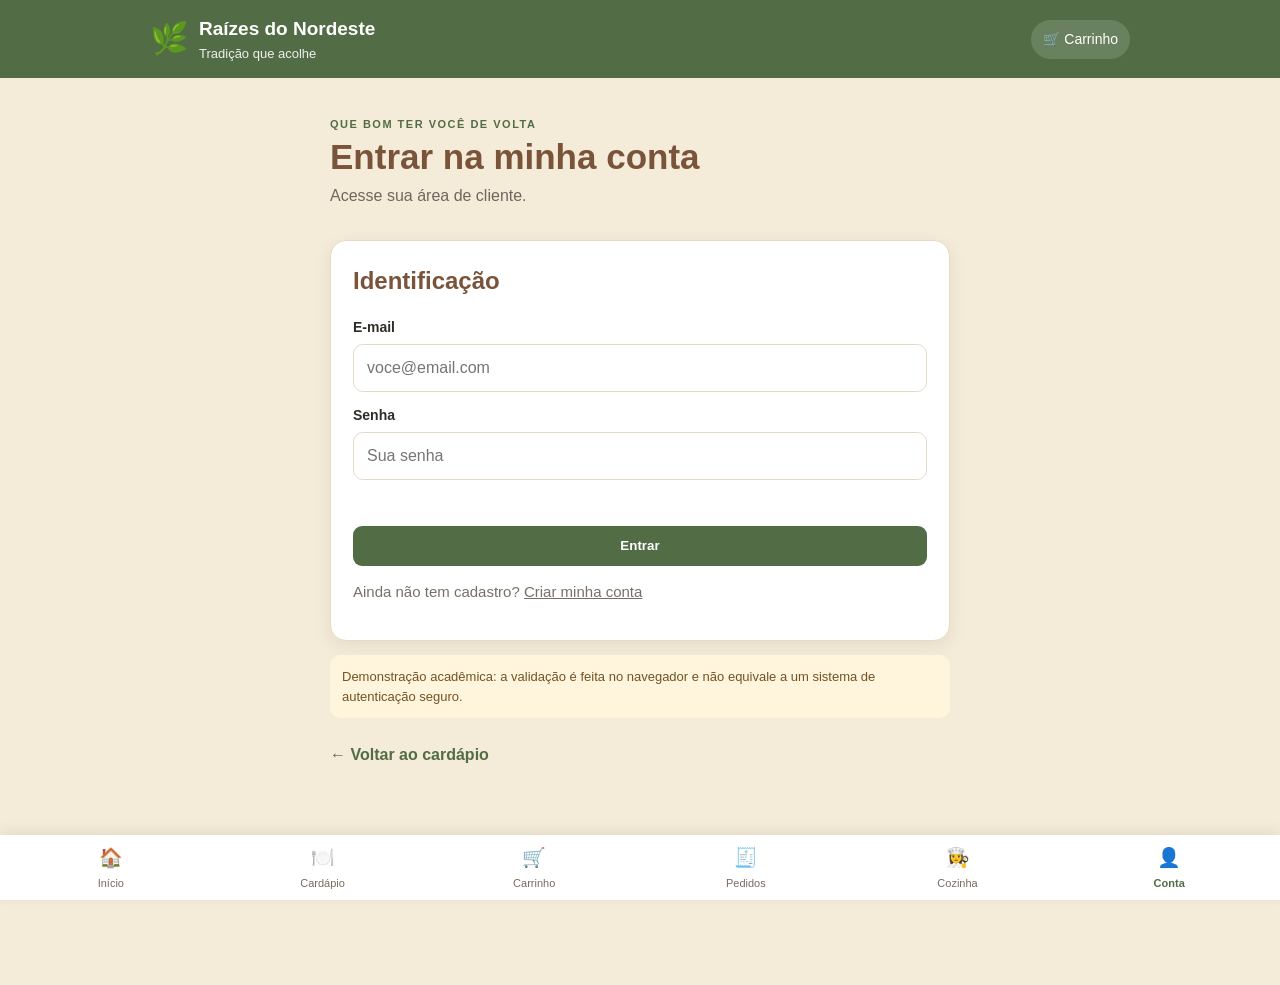
<file: login.html>
<!DOCTYPE html>
<html lang="pt-BR">
<head>
  <meta charset="UTF-8">
  <meta name="viewport" content="width=device-width, initial-scale=1.0">
  <title>Entrar | Raízes do Nordeste</title>
  <link rel="stylesheet" href="css/style.css">
</head>
<body>
  <header class="cabecalho">
    <a class="marca" href="index.html"><span class="marca-icone">🌿</span><span><strong>Raízes do Nordeste</strong><small>Tradição que acolhe</small></span></a>
    <a class="atalho-carrinho" href="carrinho.html">🛒 Carrinho</a>
  </header>
  <main class="container pagina-conta">
    <section class="boas-vindas"><p class="sobretitulo">QUE BOM TER VOCÊ DE VOLTA</p><h1>Entrar na minha conta</h1><p>Acesse sua área de cliente.</p></section>
    <section class="cartao-formulario">
      <h2>Identificação</h2>
      <form class="formulario" id="formLogin" novalidate>
        <div class="grupo-campo"><label for="emailLogin">E-mail</label><input id="emailLogin" name="email" type="email" autocomplete="email" required placeholder="voce@email.com"></div>
        <div class="grupo-campo"><label for="senhaLogin">Senha</label><input id="senhaLogin" name="senha" type="password" autocomplete="current-password" required placeholder="Sua senha"></div>
        <p class="mensagem-formulario" id="mensagemLogin" role="status" aria-live="polite"></p>
        <button class="botao-principal" type="submit">Entrar</button>
      </form>
      <p>Ainda não tem cadastro? <a href="cadastro.html">Criar minha conta</a></p>
    </section>
    <p class="aviso-seguranca">Demonstração acadêmica: a validação é feita no navegador e não equivale a um sistema de autenticação seguro.</p>
    <a class="link-voltar" href="index.html">← Voltar ao cardápio</a>
  </main>
  <nav class="menu-inferior" aria-label="Navegação principal">
    <a href="index.html"><span>🏠</span>Início</a><a href="index.html#filtrosCategorias"><span>🍽️</span>Cardápio</a><a href="carrinho.html"><span>🛒</span>Carrinho</a><a href="pedidos.html"><span>🧾</span>Pedidos</a><a href="cozinha.html" aria-label="Painel da cozinha"><span>👩‍🍳</span>Cozinha</a><a class="selecionado" href="conta.html"><span>👤</span>Conta</a>
  </nav>
  <script src="js/app.js"></script>
</body>
</html>
</file>
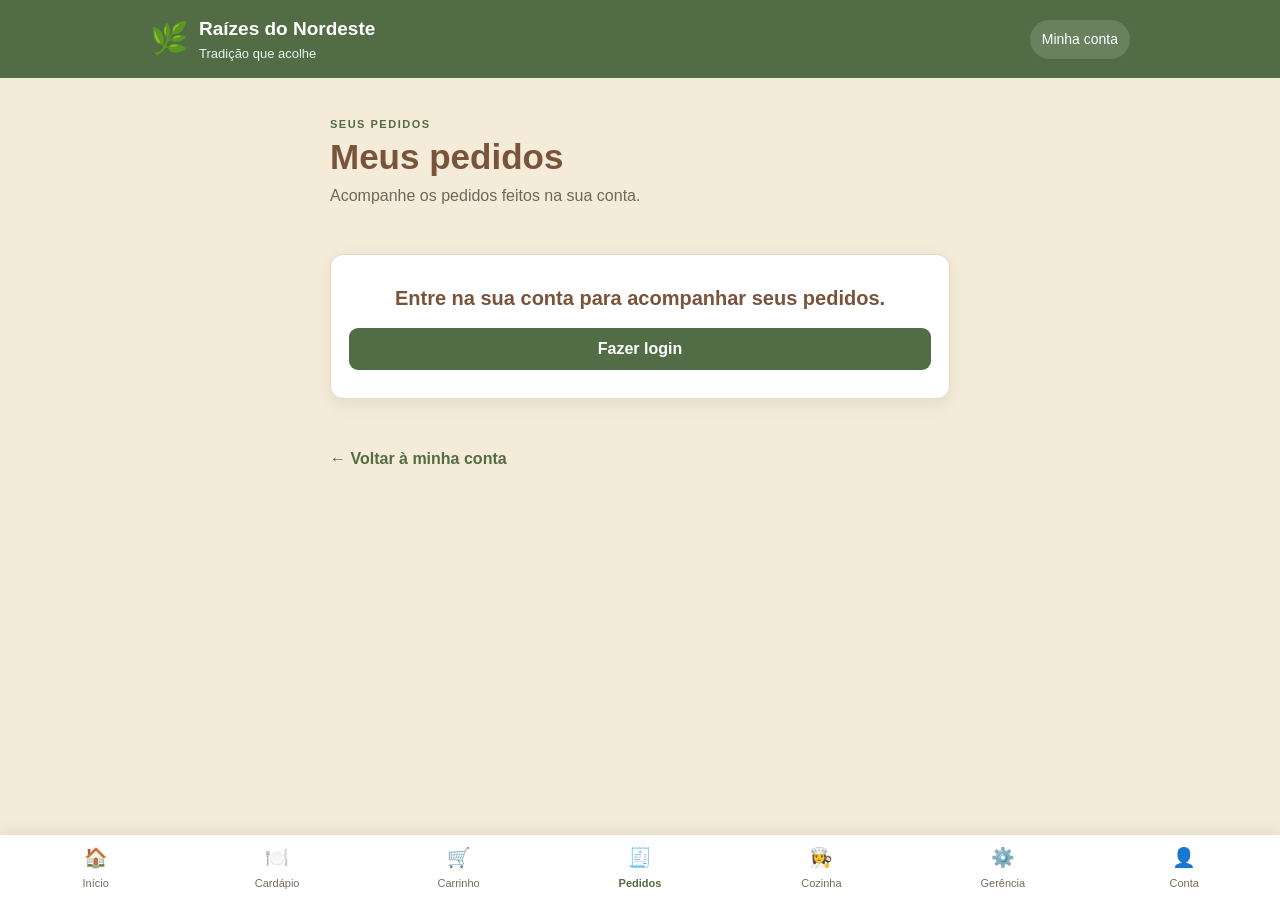
<file: pedidos.html>
<!DOCTYPE html>
<html lang="pt-BR"><head><meta charset="UTF-8"><meta name="viewport" content="width=device-width, initial-scale=1.0"><title>Meus pedidos | Raízes do Nordeste</title><link rel="stylesheet" href="css/style.css"></head>
<body><header class="cabecalho"><a class="marca" href="index.html"><span class="marca-icone">🌿</span><span><strong>Raízes do Nordeste</strong><small>Tradição que acolhe</small></span></a><a class="atalho-carrinho" href="conta.html">Minha conta</a></header>
<main class="container pagina-conta"><section class="boas-vindas"><p class="sobretitulo">SEUS PEDIDOS</p><h1>Meus pedidos</h1><p>Acompanhe os pedidos feitos na sua conta.</p></section><section id="listaMeusPedidos" class="lista-pedidos" aria-live="polite"></section><a class="link-voltar" href="conta.html">← Voltar à minha conta</a></main>
<nav class="menu-inferior" aria-label="Navegação principal"><a href="index.html"><span>🏠</span>Início</a><a href="index.html#filtrosCategorias"><span>🍽️</span>Cardápio</a><a href="carrinho.html"><span>🛒</span>Carrinho</a><a class="selecionado" href="pedidos.html"><span>🧾</span>Pedidos</a><a href="cozinha.html" aria-label="Painel da cozinha"><span>👩‍🍳</span>Cozinha</a><a href="admin.html" aria-label="Painel administrativo"><span>⚙️</span>Gerência</a><a href="conta.html" id="linkConta"><span>👤</span>Conta</a></nav><script src="js/app.js"></script></body></html>
</file>
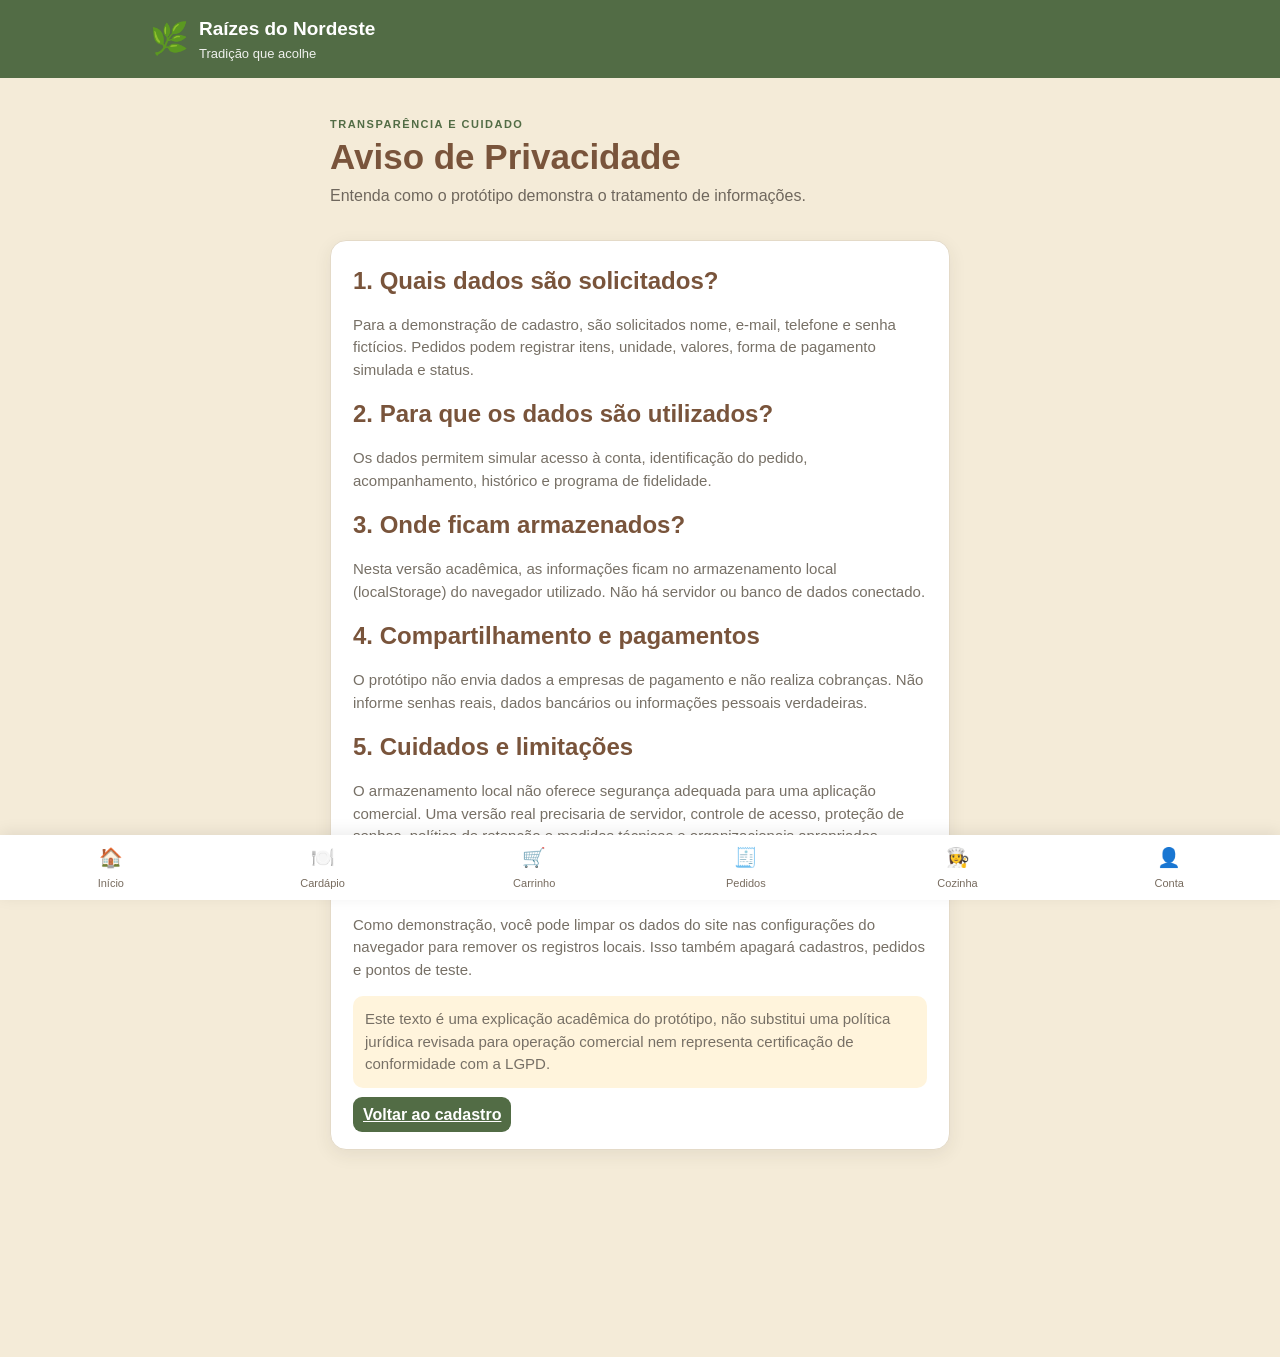
<file: privacidade.html>
<!DOCTYPE html><html lang="pt-BR"><head><meta charset="UTF-8"><meta name="viewport" content="width=device-width, initial-scale=1.0"><title>Aviso de Privacidade | Raízes do Nordeste</title><link rel="stylesheet" href="css/style.css"></head><body><header class="cabecalho"><a class="marca" href="index.html"><span class="marca-icone">🌿</span><span><strong>Raízes do Nordeste</strong><small>Tradição que acolhe</small></span></a></header><main class="container pagina-conta"><section class="boas-vindas"><p class="sobretitulo">TRANSPARÊNCIA E CUIDADO</p><h1>Aviso de Privacidade</h1><p>Entenda como o protótipo demonstra o tratamento de informações.</p></section><section class="cartao-formulario"><h2>1. Quais dados são solicitados?</h2><p>Para a demonstração de cadastro, são solicitados nome, e-mail, telefone e senha fictícios. Pedidos podem registrar itens, unidade, valores, forma de pagamento simulada e status.</p><h2>2. Para que os dados são utilizados?</h2><p>Os dados permitem simular acesso à conta, identificação do pedido, acompanhamento, histórico e programa de fidelidade.</p><h2>3. Onde ficam armazenados?</h2><p>Nesta versão acadêmica, as informações ficam no armazenamento local (localStorage) do navegador utilizado. Não há servidor ou banco de dados conectado.</p><h2>4. Compartilhamento e pagamentos</h2><p>O protótipo não envia dados a empresas de pagamento e não realiza cobranças. Não informe senhas reais, dados bancários ou informações pessoais verdadeiras.</p><h2>5. Cuidados e limitações</h2><p>O armazenamento local não oferece segurança adequada para uma aplicação comercial. Uma versão real precisaria de servidor, controle de acesso, proteção de senhas, política de retenção e medidas técnicas e organizacionais apropriadas.</p><h2>6. Seus controles</h2><p>Como demonstração, você pode limpar os dados do site nas configurações do navegador para remover os registros locais. Isso também apagará cadastros, pedidos e pontos de teste.</p><p class="aviso-seguranca">Este texto é uma explicação acadêmica do protótipo, não substitui uma política jurídica revisada para operação comercial nem representa certificação de conformidade com a LGPD.</p><a class="botao-principal" href="cadastro.html">Voltar ao cadastro</a></section></main><nav class="menu-inferior" aria-label="Navegação principal"><a href="index.html"><span>🏠</span>Início</a><a href="index.html#filtrosCategorias"><span>🍽️</span>Cardápio</a><a href="carrinho.html"><span>🛒</span>Carrinho</a><a href="pedidos.html"><span>🧾</span>Pedidos</a><a href="cozinha.html"><span>👩‍🍳</span>Cozinha</a><a href="conta.html"><span>👤</span>Conta</a></nav><script src="js/app.js"></script></body></html>
</file>
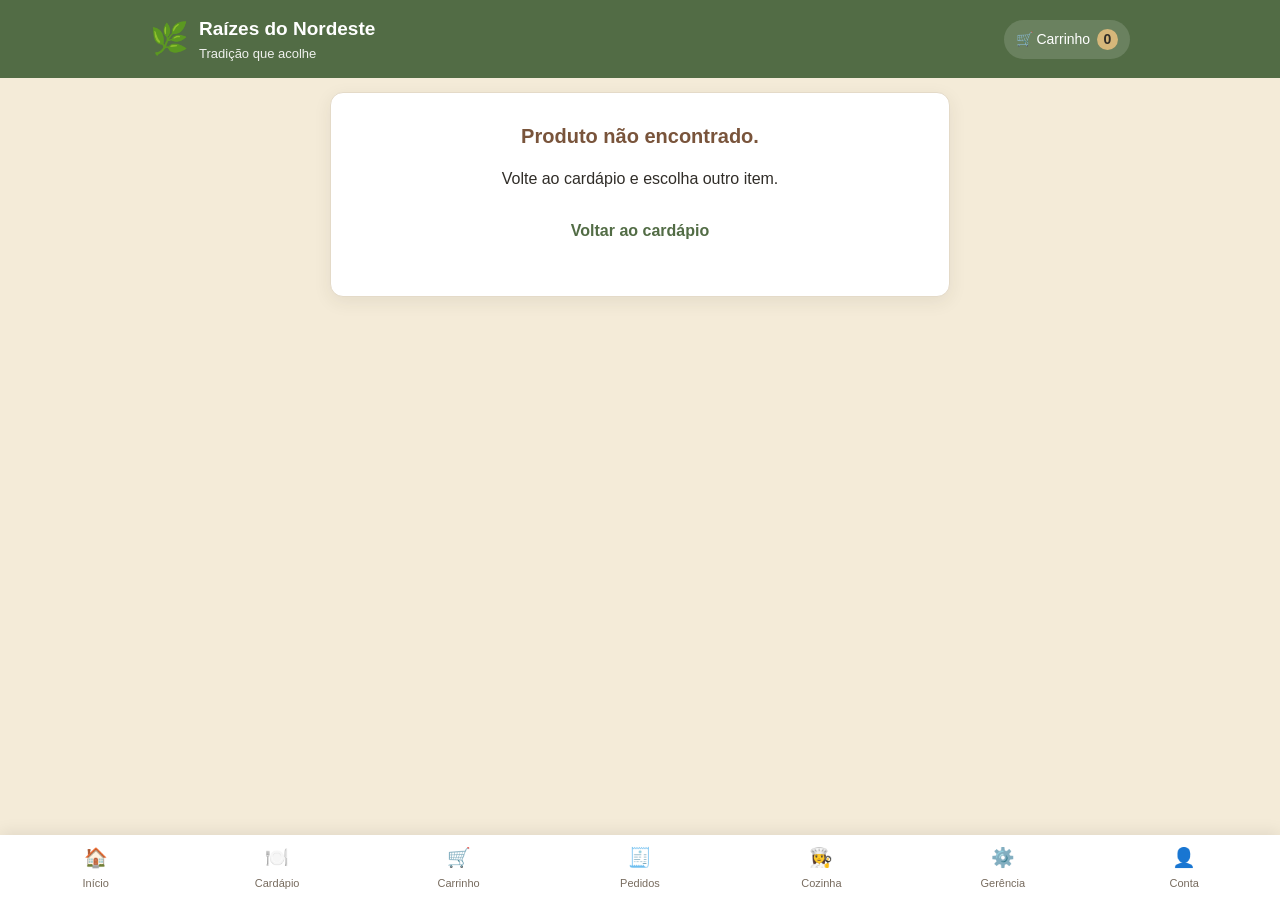
<file: produto.html>
<!DOCTYPE html>
<html lang="pt-BR">
<head>
  <meta charset="UTF-8">
  <meta name="viewport" content="width=device-width, initial-scale=1.0">
  <meta name="description" content="Personalize seu pedido no Raízes do Nordeste.">
  <title>Personalizar produto | Raízes do Nordeste</title>
  <link rel="stylesheet" href="css/style.css">
</head>
<body>
  <header class="cabecalho">
    <a class="marca" href="index.html"><span class="marca-icone">🌿</span><span><strong>Raízes do Nordeste</strong><small>Tradição que acolhe</small></span></a>
    <a class="atalho-carrinho" href="carrinho.html">🛒 Carrinho <span id="contadorCarrinho">0</span></a>
  </header>

  <main class="container pagina-conta" id="areaPersonalizacao">
    <section class="boas-vindas">
      <p class="sobretitulo">DO SEU JEITO</p>
      <h1>Personalize seu pedido</h1>
      <p>Escolha seus adicionais e conte como prefere.</p>
    </section>

    <section class="cartao-formulario">
      <div class="produto-detalhe-imagem" id="produtoEmoji">🍽️</div>
      <h2 id="produtoNome">Produto</h2>
      <p id="produtoDescricao"></p>
      <p class="preco-base">A partir de <strong id="produtoPrecoBase"></strong></p>

      <div class="bloco-personalizacao">
        <h3>Quer adicionar algo?</h3>
        <p class="ajuda">Marque os complementos desejados. Os valores são demonstrativos.</p>
        <div id="listaAdicionais" class="lista-adicionais"></div>
      </div>

      <div class="bloco-personalizacao">
        <label class="grupo-campo" for="observacaoProduto">Observações do pedido
          <textarea id="observacaoProduto" rows="3" maxlength="180" placeholder="Ex.: sem cebola, molho à parte..."></textarea>
        </label>
      </div>

      <div class="bloco-personalizacao">
        <label class="grupo-campo" for="quantidadeProduto">Quantidade
          <input id="quantidadeProduto" type="number" min="1" max="20" value="1">
        </label>
      </div>

      <div class="preco-final"><span>Preço por unidade</span><strong id="produtoPrecoFinal">R$ 0,00</strong></div>
      <button class="botao-principal" id="botaoAdicionarPersonalizado" type="button">Adicionar ao carrinho</button>
      <p id="mensagemProduto" class="mensagem-formulario" aria-live="polite"></p>
      <a class="link-voltar" href="index.html">← Voltar ao cardápio</a>
    </section>
  </main>

  <nav class="menu-inferior" aria-label="Navegação principal">
    <a href="index.html"><span>🏠</span>Início</a>
    <a href="index.html#filtrosCategorias"><span>🍽️</span>Cardápio</a>
    <a href="carrinho.html"><span>🛒</span>Carrinho</a>
    <a href="pedidos.html"><span>🧾</span>Pedidos</a><a href="cozinha.html" aria-label="Painel da cozinha"><span>👩‍🍳</span>Cozinha</a><a href="admin.html" aria-label="Painel administrativo"><span>⚙️</span>Gerência</a><a href="conta.html" id="linkConta"><span>👤</span>Conta</a>
  </nav>
  <script src="js/app.js"></script>
</body>
</html>
</file>
<file: css/style.css>
/* Identidade visual: verde, creme e marrom */
:root {
  --verde: #526c45;
  --verde-escuro: #3e5534;
  --creme: #f4ebd8;
  --marrom: #79543b;
  --areia: #d6b77a;
  --texto: #302d28;
  --branco: #fff;
  --borda: #e4dac8;
  --sombra: 0 5px 18px rgba(48, 45, 40, .08);
}
* { box-sizing: border-box; }
html { scroll-behavior: smooth; }
body {
  margin: 0; padding-bottom: 88px; background: var(--creme);
  color: var(--texto); font-family: Arial, Helvetica, sans-serif; line-height: 1.5;
}
a { color: inherit; }
.cabecalho {
  background: var(--verde); color: var(--branco); padding: 15px 5%;
  display: flex; align-items: center; justify-content: space-between; gap: 12px;
}
.marca { display: flex; align-items: center; gap: 10px; text-decoration: none; }
.marca-icone { font-size:31px; }
.marca strong { display: block; font-size:19px; }
.marca small { display: block; font-size:13px; opacity: .9; }
.atalho-carrinho {
  background: rgba(255,255,255,.14); padding: 9px 12px; border-radius: 22px;
  text-decoration: none; font-size:14px; white-space: nowrap;
}
.atalho-carrinho span {
  display: inline-grid; place-items: center; min-width: 21px; height: 21px;
  margin-left: 3px; border-radius: 50%; background: var(--areia); color: var(--texto); font-weight: bold;
}
.container { width: min(100% - 32px, 980px); margin: 0 auto; }
.boas-vindas { padding: 28px 0 18px; }
.boas-vindas h1 { margin: 4px 0; color: var(--marrom); font-size:clamp(26px, 5vw, 35px); line-height: 1.15; }
.boas-vindas p:last-child { margin: 7px 0 0; color: #6f675d; }
.sobretitulo { margin: 0 0 4px; color: var(--verde); font-size:11px; font-weight: 800; letter-spacing: 1.5px; }
.secao { margin: 18px 0 25px; }
.unidade label { display: block; margin-bottom: 8px; }
select, .campo-busca {
  width: 100%; min-height: 47px; padding: 12px 14px; border: 1px solid var(--borda);
  border-radius: 11px; background: var(--branco); color: var(--texto); font-size:16px;
}
.ajuda { margin: 6px 0 0; color: #777066; font-size:13px; }
.banner {
  display: flex; align-items: center; gap: 15px; padding: 20px;
  border-radius: 16px; color: white; background: var(--marrom); box-shadow: var(--sombra);
}
.banner-emoji { font-size:39px; }
.banner h3 { margin: 0 0 5px; font-size:18px; }
.banner p { margin: 0; font-size:14px; opacity: .92; }
.titulo-secao { display: flex; align-items: end; justify-content: space-between; margin-bottom: 12px; }
.titulo-secao h2 { margin: 0; color: var(--marrom); font-size:22px; }
.categorias { display: flex; gap: 8px; overflow-x: auto; padding: 2px 0 8px; }
.filtro {
  flex: 0 0 auto; border: 1px solid var(--areia); border-radius: 24px; padding: 10px 14px;
  background: var(--branco); color: var(--marrom); cursor: pointer;
}
.filtro.ativo, .filtro:hover { background: var(--verde); border-color: var(--verde); color: white; }
.grade-produtos { display: grid; grid-template-columns: repeat(2, minmax(0, 1fr)); gap: 13px; }
.produto {
  overflow: hidden; padding: 11px; border: 1px solid rgba(121,84,59,.08);
  border-radius: 14px; background: var(--branco); box-shadow: var(--sombra);
}
.imagem-produto {
  display: grid; place-items: center; height: 105px; margin-bottom: 10px;
  border-radius: 10px; background: var(--creme); font-size:44px;
}
.produto h3 { margin: 0 0 4px; color: var(--marrom); font-size:16px; }
.produto p { min-height: 36px; margin: 0 0 8px; color: #777066; font-size:13px; }
.produto strong { display: block; margin-bottom: 9px; color: var(--verde); }
.produto button, .botao-principal {
  width: 100%; min-height: 40px; padding: 9px 10px; border: 0; border-radius: 9px;
  background: var(--verde); color: white; font-weight: bold; cursor: pointer;
}
.produto button:hover, .botao-principal:hover { background: var(--verde-escuro); }
.mensagem-vazia { padding: 22px; text-align: center; color: var(--marrom); }
.aviso-demo { margin: 30px 0 12px; color: #777066; font-size:12px; text-align: center; }
.menu-inferior {
  position: fixed; z-index: 10; bottom: 0; left: 0; width: 100%; display: flex;
  justify-content: space-around; padding: 9px 5px calc(9px + env(safe-area-inset-bottom));
  background: white; box-shadow: 0 -3px 15px rgba(0,0,0,.08);
}
.menu-inferior a {
  display: flex; flex-direction: column; align-items: center; gap: 2px;
  color: #776b5e; text-decoration: none; font-size:12px;
}
.menu-inferior a span { font-size:20px; }
.menu-inferior a.selecionado { color: var(--verde); font-weight: bold; }

/* Carrinho */
.pagina-carrinho { max-width: 760px; }
.unidade-resumo, .item-carrinho, .resumo-pedido, .carrinho-vazio {
  margin: 14px 0; padding: 16px; border: 1px solid var(--borda);
  border-radius: 13px; background: white; box-shadow: var(--sombra);
}
.unidade-resumo { color: var(--marrom); font-size:15px; }
.item-carrinho { display: flex; align-items: center; gap: 12px; }
.item-emoji { display: grid; place-items: center; flex: 0 0 55px; height: 55px; border-radius: 10px; background: var(--creme); font-size:28px; }
.item-info { flex: 1; min-width: 0; }
.item-info h3 { margin: 0; color: var(--marrom); font-size:16px; }
.item-info p { margin: 3px 0; color: #777066; font-size:14px; }
.controles-quantidade { display: flex; align-items: center; gap: 9px; margin-top: 7px; }
.controles-quantidade button, .remover-item {
  min-width: 28px; min-height: 28px; border: 1px solid var(--borda); border-radius: 7px;
  background: var(--creme); color: var(--marrom); cursor: pointer;
}
.remover-item { align-self: flex-start; background: white; }
.linha-resumo { display: flex; justify-content: space-between; padding: 7px 0; }
.linha-resumo.total { margin: 5px 0 13px; padding-top: 13px; border-top: 1px solid var(--borda); font-size:20px; color: var(--verde); }
.carrinho-vazio { padding: 28px 18px; text-align: center; }
.carrinho-vazio strong { display: block; margin-bottom: 5px; color: var(--marrom); font-size:20px; }
.link-voltar { display: inline-block; margin: 12px 0 25px; color: var(--verde); font-weight: bold; text-decoration: none; }
.sr-only { position: absolute; width: 1px; height: 1px; padding: 0; margin: -1px; overflow: hidden; clip: rect(0,0,0,0); white-space: nowrap; border: 0; }

@media (min-width: 650px) {
  .cabecalho { padding-left: max(5%, calc((100% - 980px)/2)); padding-right: max(5%, calc((100% - 980px)/2)); }
  .grade-produtos { grid-template-columns: repeat(3, minmax(0, 1fr)); }
  .boas-vindas { padding-top: 38px; }
}
@media (max-width: 360px) {
  .marca strong { font-size:16px; }
  .atalho-carrinho { padding: 8px; font-size:13px; }
  .item-carrinho { gap: 8px; padding: 11px; }
}

/* Cadastro, login e conta do cliente */
.pagina-conta { max-width: 620px; padding-bottom: 105px; }
.cartao-formulario, .cartao-conta {
  margin: 14px 0; padding: 22px; border: 1px solid var(--borda);
  border-radius: 16px; background: var(--branco); box-shadow: var(--sombra);
}
.cartao-formulario h2, .cartao-conta h2 { margin: 0 0 8px; color: var(--marrom); }
.cartao-formulario > p, .cartao-conta > p { color: #777066; font-size:15px; }
.formulario { display: grid; gap: 13px; margin-top: 18px; }
.grupo-campo { display: grid; gap: 6px; }
.grupo-campo label { color: var(--texto); font-size:14px; font-weight: 700; }
.grupo-campo input {
  width: 100%; min-height: 45px; padding: 11px 13px; border: 1px solid var(--borda);
  border-radius: 10px; background: white; color: var(--texto); font: inherit;
}
.grupo-campo input:focus { outline: 2px solid var(--areia); border-color: var(--verde); }
.botao-secundario {
  display: inline-flex; align-items: center; justify-content: center; min-height: 42px;
  padding: 9px 14px; border: 1px solid var(--verde); border-radius: 9px;
  background: white; color: var(--verde); font-weight: 700; text-decoration: none; cursor: pointer;
}
.acoes-conta { display: grid; gap: 10px; margin-top: 18px; }
.mensagem-formulario { min-height: 20px; margin: 0; font-size:14px; }
.mensagem-formulario.erro { color: #a52d2d; }
.mensagem-formulario.sucesso { color: var(--verde); }
.dados-cliente { display: grid; gap: 11px; margin: 18px 0; }
.dado-cliente { padding: 12px; border-radius: 9px; background: var(--creme); }
.dado-cliente small { display: block; margin-bottom: 3px; color: #777066; }
.dado-cliente strong { color: var(--marrom); overflow-wrap: anywhere; }
.aviso-seguranca { padding: 12px; border-radius: 10px; background: #fff4dc; color: #725326; font-size:13px; line-height: 1.5; }

/* Personalização do produto */
.produto-detalhe-imagem {
  display: grid; place-items: center; min-height: 145px; margin-bottom: 16px;
  border-radius: 13px; background: var(--creme); font-size:65px;
}
.preco-base { color: #777066; font-size:14px; }
.preco-base strong { color: var(--verde); font-size:18px; }
.bloco-personalizacao { margin: 20px 0; padding-top: 15px; border-top: 1px solid var(--borda); }
.bloco-personalizacao h3 { margin: 0; color: var(--marrom); font-size:17px; }
.lista-adicionais { display: grid; gap: 9px; margin-top: 12px; }
.opcao-adicional {
  display: flex; align-items: center; gap: 10px; padding: 12px;
  border: 1px solid var(--borda); border-radius: 10px; background: #fff;
  cursor: pointer;
}
.opcao-adicional input { width: 18px; height: 18px; accent-color: var(--verde); }
.opcao-adicional span { flex: 1; }
.opcao-adicional strong { color: var(--verde); font-size:14px; }
.grupo-campo textarea {
  width: 100%; padding: 11px 13px; border: 1px solid var(--borda);
  border-radius: 10px; background: white; color: var(--texto); font: inherit; resize: vertical;
}
.grupo-campo textarea:focus { outline: 2px solid var(--areia); border-color: var(--verde); }
.preco-final {
  display: flex; align-items: center; justify-content: space-between; gap: 12px;
  margin: 18px 0; padding: 15px; border-radius: 11px; background: var(--creme);
}
.preco-final strong { color: var(--verde); font-size:22px; }

/* Checkout e confirmação */
.resumo-checkout { padding: 10px 0; border-top: 1px solid var(--borda); border-bottom: 1px solid var(--borda); }
.resumo-checkout p { margin: 7px 0; font-size:15px; }
.opcao-adicional input[type="radio"] { width: 18px; height: 18px; accent-color: var(--verde); }
.link-botao { display: flex; text-align: center; align-items: center; justify-content: center; text-decoration: none; margin-top: 15px; }
.confirmacao-icone { display: grid; place-items: center; width: 58px; height: 58px; margin: 0 auto 14px; border-radius: 50%; background: var(--verde); color: white; font-size:33px; font-weight: bold; }
#areaConfirmacao { text-align: center; }
#areaConfirmacao .dados-cliente { text-align: left; }


/* Etapa 5 — pedidos, acompanhamento e painel da cozinha */
.lista-pedidos { display: grid; gap: 14px; margin: 14px 0 22px; }
.pedido-cliente-card, .pedido-cozinha-card { padding: 17px; border: 1px solid var(--borda); border-radius: 14px; background: var(--branco); box-shadow: var(--sombra); }
.pedido-cliente-topo { display: flex; justify-content: space-between; align-items: center; gap: 10px; flex-wrap: wrap; }
.pedido-cliente-topo > strong { color: var(--marrom); }
.status-pedido { display: inline-block; padding: 5px 9px; border-radius: 20px; background: var(--creme); color: var(--verde-escuro); font-size:13px; font-weight: 700; }
.pedido-cliente-card p, .pedido-cozinha-card p { margin: 7px 0; color: #71695f; font-size:14px; }
.pedido-total { display: block; margin-top: 8px; color: var(--verde); }
.linha-tempo-pedido { display: grid; gap: 0; margin: 18px 0 24px; padding: 0; list-style: none; }
.etapa { position: relative; display: flex; align-items: center; gap: 12px; min-height: 48px; color: #8b847b; }
.etapa:not(:last-child)::after { position: absolute; top: 34px; left: 14px; width: 2px; height: 28px; background: var(--borda); content: ''; }
.etapa-marcador { z-index: 1; display: grid; place-items: center; width: 29px; height: 29px; flex: 0 0 29px; border: 1px solid var(--borda); border-radius: 50%; background: white; font-size:13px; font-weight: 700; }
.etapa.concluida, .etapa.atual { color: var(--verde-escuro); font-weight: 700; }
.etapa.concluida .etapa-marcador, .etapa.atual .etapa-marcador { border-color: var(--verde); background: var(--verde); color: white; }
.etapa.atual .etapa-marcador { outline: 4px solid rgba(82,108,69,.13); }
.itens-acompanhamento { margin: 10px 0; color: #6f675d; font-size:15px; }
.itens-acompanhamento p { margin: 5px 0; }
.itens-cozinha { margin: 10px 0 15px; padding-left: 20px; color: var(--texto); font-size:14px; }
.itens-cozinha li { margin: 5px 0; }
.acoes-cozinha { margin-top: 14px; }
.acoes-cozinha button:disabled { background: #8b9485; cursor: default; }

/* Navegação com atalho permanente para o painel da cozinha */
.menu-inferior a { flex: 1; min-width: 0; font-size:11px; }
.menu-inferior a span { font-size:19px; }
@media (max-width: 420px) {
  .menu-inferior { padding-left: 2px; padding-right: 2px; }
  .menu-inferior a { font-size:10px; }
  .menu-inferior a span { font-size:18px; }
}


/* Etapa 6 — painel administrativo por unidade */
.indicadores-admin { display:grid; grid-template-columns:repeat(3,minmax(0,1fr)); gap:10px; margin:14px 0 20px; }
.indicador-admin { min-width:0; padding:14px 12px; border:1px solid var(--borda); border-radius:12px; background:var(--branco); box-shadow:var(--sombra); }
.indicador-admin small { display:block; color:#777066; font-size:12px; line-height:1.35; }
.indicador-admin strong { display:block; margin-top:7px; color:var(--verde); font-size:21px; overflow-wrap:anywhere; }
.lista-admin { display:grid; gap:10px; margin:14px 0; }
.admin-item { display:flex; justify-content:space-between; align-items:center; gap:12px; padding:14px; border:1px solid var(--borda); border-radius:12px; background:#fff; }
.admin-item p { margin:5px 0 0; color:#777066; font-size:13px; }
.admin-acoes { display:flex; flex-wrap:wrap; gap:7px; }
.admin-item .botao-secundario { min-height:36px; padding:7px 10px; font-size:13px; }
@media(max-width:520px) { .indicadores-admin { grid-template-columns:1fr; } .admin-item { align-items:flex-start; flex-direction:column; } .menu-inferior a { font-size:9px; } }

/* ETAPA 7 — carteira de fidelidade */
.cartao-pontos-conta,.cartao-pontos-checkout{margin:18px 0;padding:18px;border:1px solid var(--borda);border-radius:16px;background:#f4ebd8;color:var(--marrom)}
.cartao-pontos-conta strong{display:block;font-size:27px;color:var(--verde);margin:6px 0}
.cartao-pontos-destaque{margin:18px 0;padding:26px;border-radius:18px;background:var(--verde);color:#fff;text-align:center;box-shadow:var(--sombra)}
.cartao-pontos-destaque span,.cartao-pontos-destaque small{display:block}
.cartao-pontos-destaque strong{display:block;font-size:49px;line-height:1.2;margin:8px}
.cartao-pontos-destaque p{max-width:560px;margin:12px auto 0;color:#fff}
.cartao-pontos-checkout h3{margin:0 0 8px}.cartao-pontos-checkout small{display:block;color:#665b4e;margin:8px 0}

/* Ingredientes extras no painel administrativo */
.texto-ajuda { margin: 0 0 8px; color: #777066; font-size:14px; }
.linha-adicional input { min-width: 0; padding: 10px 12px; border: 1px solid var(--borda); border-radius: 10px; font: inherit; background: #fff; }
#linhasAdicionaisAdmin { gap: 9px; margin: 4px 0 10px; }
</file>
